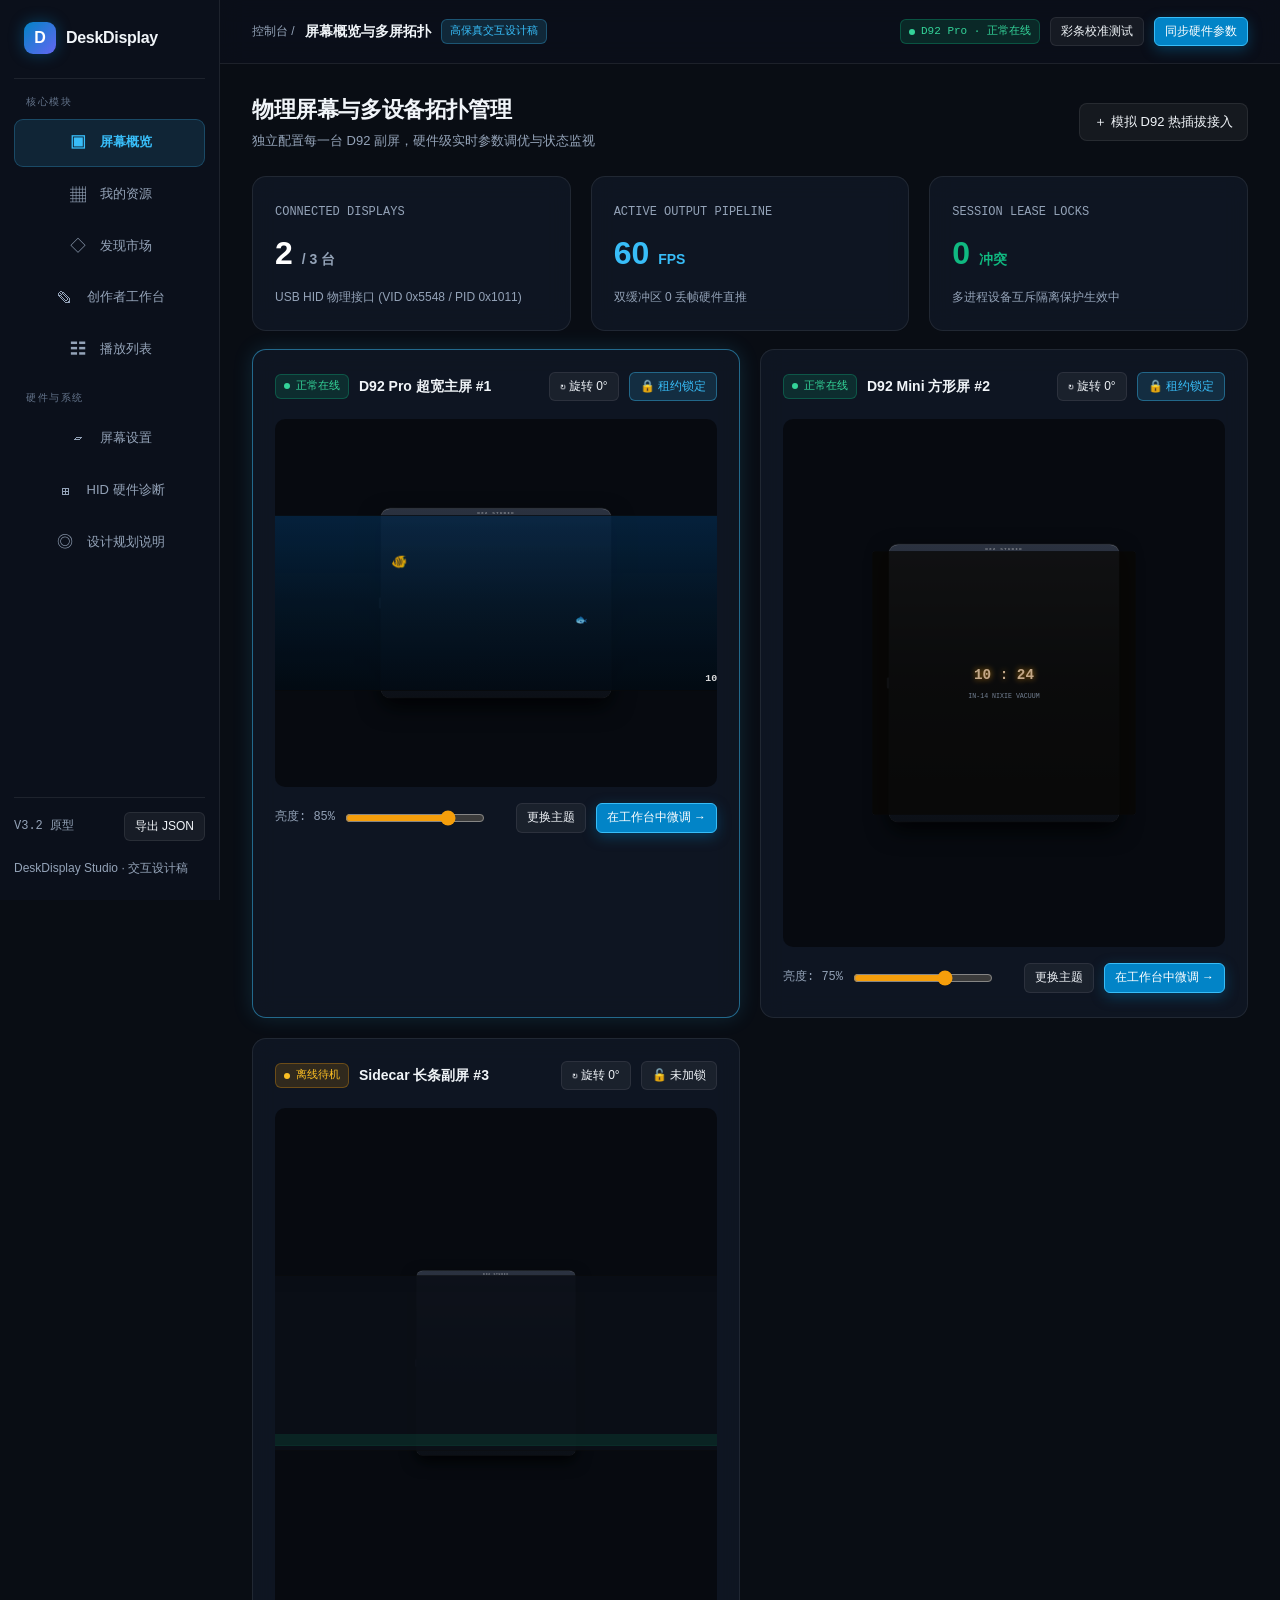
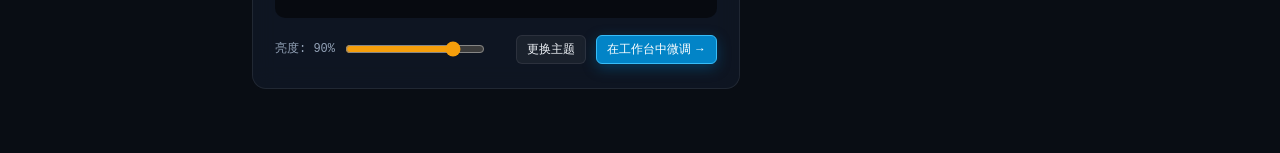
<file: public/DeskDisplay_Studio_Interactive_Prototype.html>
<!doctype html>
<html lang="zh-CN">
<head>
<meta charset="utf-8">
<meta name="viewport" content="width=device-width,initial-scale=1">
<title>DeskDisplay Studio · 现代深色磨砂硬核风 完整交互设计稿 (V3.2)</title>
<style>
:root {
  --bg-dark: #090D14;
  --bg-card: rgba(17, 24, 39, 0.75);
  --bg-card-solid: #111827;
  --bg-panel: #0d131f;
  --line: rgba(255, 255, 255, 0.08);
  --line-strong: rgba(255, 255, 255, 0.16);
  --cyan: #38bdf8;
  --cyan-glow: rgba(56, 189, 248, 0.25);
  --amber: #f59e0b;
  --amber-glow: rgba(245, 158, 11, 0.25);
  --green: #10b981;
  --rose: #f43f5e;
  --purple: #c084fc;
  --text-main: #f1f5f9;
  --text-muted: #94a3b8;
  --text-dim: #64748b;
  --font-mono: "JetBrains Mono", Consolas, "Courier New", monospace;
  --font-sans: "Plus Jakarta Sans", -apple-system, BlinkMacSystemFont, "Segoe UI", Roboto, "Microsoft YaHei", sans-serif;
}
* { box-sizing: border-box; margin: 0; padding: 0; }
body {
  font: 14px/1.6 var(--font-sans);
  color: var(--text-main);
  background: var(--bg-dark);
  min-height: 100vh;
  overflow-x: hidden;
  user-select: none;
}
button, input, select { font: inherit; color: inherit; }
button, select { cursor: pointer; }
button {
  display: inline-flex;
  align-items: center;
  justify-content: center;
  gap: 6px;
  background: rgba(255, 255, 255, 0.05);
  border: 1px solid var(--line);
  color: var(--text-main);
  border-radius: 8px;
  padding: 8px 14px;
  font-size: 13px;
  font-weight: 500;
  transition: all .18s cubic-bezier(0.16, 1, 0.3, 1);
  white-space: nowrap;
}
button:hover {
  background: rgba(255, 255, 255, 0.1);
  border-color: var(--line-strong);
  color: #fff;
}
button:active { transform: scale(0.97); }
button.primary {
  background: #0284c7;
  border-color: #38bdf8;
  color: #fff;
  box-shadow: 0 4px 14px rgba(2, 132, 199, 0.35);
}
button.primary:hover {
  background: #0ea5e9;
  box-shadow: 0 6px 20px rgba(14, 165, 233, 0.5);
}
button.small { padding: 4px 10px; font-size: 12px; border-radius: 6px; }
button.ghost { background: transparent; border-color: transparent; color: var(--text-muted); }
button.ghost:hover { background: rgba(255, 255, 255, 0.06); color: #fff; }
button.active {
  background: rgba(56, 189, 248, 0.15);
  border-color: rgba(56, 189, 248, 0.4);
  color: var(--cyan);
}
button.danger {
  background: rgba(244, 63, 94, 0.15);
  border-color: rgba(244, 63, 94, 0.4);
  color: #fb7185;
}
button.danger:hover { background: rgba(244, 63, 94, 0.25); color: #fff; }
input, select {
  background: rgba(0, 0, 0, 0.4);
  border: 1px solid var(--line);
  padding: 8px 12px;
  border-radius: 8px;
  color: var(--text-main);
}
input:focus, select:focus {
  outline: none;
  border-color: var(--cyan);
  box-shadow: 0 0 0 2px var(--cyan-glow);
}
.app-container {
  display: grid;
  grid-template-columns: 220px minmax(0, 1fr);
  min-height: 100vh;
}
/* Sidebar */
.sidebar {
  background: #0b101b;
  border-right: 1px solid var(--line);
  padding: 22px 14px;
  display: flex;
  flex-direction: column;
  position: sticky;
  top: 0;
  height: 100vh;
  z-index: 20;
}
.brand {
  display: flex;
  align-items: center;
  gap: 10px;
  padding: 0 10px 24px;
  font-size: 16px;
  font-weight: 700;
  letter-spacing: -0.3px;
  border-bottom: 1px solid var(--line);
}
.logo-icon {
  width: 32px;
  height: 32px;
  background: linear-gradient(135deg, #0284c7, #6366f1);
  border-radius: 9px;
  display: grid;
  place-items: center;
  color: white;
  font-weight: 800;
  box-shadow: 0 0 15px rgba(2, 132, 199, 0.4);
}
.nav-group-title {
  padding: 16px 12px 6px;
  font-size: 10px;
  letter-spacing: 1.5px;
  color: var(--text-dim);
  font-family: var(--font-mono);
  text-transform: uppercase;
}
.nav-btn {
  display: flex;
  align-items: center;
  gap: 12px;
  width: 100%;
  padding: 10px 14px;
  text-align: left;
  border: 1px solid transparent;
  background: transparent;
  color: var(--text-muted);
  border-radius: 9px;
  margin: 2px 0;
  font-size: 13px;
}
.nav-btn:hover {
  background: rgba(255, 255, 255, 0.04);
  color: #fff;
}
.nav-btn.active {
  background: rgba(56, 189, 248, 0.12);
  border-color: rgba(56, 189, 248, 0.25);
  color: var(--cyan);
  font-weight: 600;
}
.nav-btn .icon { font-size: 16px; width: 20px; text-align: center; }
.sidebar-bottom {
  margin-top: auto;
  border-top: 1px solid var(--line);
  padding-top: 14px;
}
/* Topbar */
.topbar {
  height: 64px;
  background: rgba(11, 16, 27, 0.85);
  backdrop-filter: blur(12px);
  border-bottom: 1px solid var(--line);
  padding: 0 32px;
  display: flex;
  align-items: center;
  justify-content: space-between;
  position: sticky;
  top: 0;
  z-index: 15;
}
.badge-tag {
  display: inline-flex;
  align-items: center;
  gap: 6px;
  padding: 3px 8px;
  border-radius: 6px;
  font-size: 11px;
  font-family: var(--font-mono);
  background: rgba(255, 255, 255, 0.06);
  color: var(--text-muted);
  border: 1px solid var(--line);
}
.badge-tag.ok {
  background: rgba(16, 185, 129, 0.15);
  border-color: rgba(16, 185, 129, 0.3);
  color: #34d399;
}
.badge-tag.warn {
  background: rgba(245, 158, 11, 0.15);
  border-color: rgba(245, 158, 11, 0.3);
  color: #fbbf24;
}
.badge-tag.cyan {
  background: rgba(56, 189, 248, 0.15);
  border-color: rgba(56, 189, 248, 0.3);
  color: var(--cyan);
}
.badge-tag .dot {
  width: 6px;
  height: 6px;
  border-radius: 50%;
  background: currentColor;
}
/* Content */
main {
  padding: 28px 32px 64px;
  max-width: 1560px;
  margin: 0 auto;
}
.heading {
  display: flex;
  align-items: center;
  justify-content: space-between;
  gap: 16px;
  margin-bottom: 24px;
}
.heading h1 { font-size: 22px; font-weight: 700; letter-spacing: -0.4px; }
.heading p { color: var(--text-muted); font-size: 13px; margin-top: 4px; }
.panel {
  background: var(--bg-card);
  backdrop-filter: blur(12px);
  border: 1px solid var(--line);
  border-radius: 14px;
  padding: 22px;
}
.grid-cards {
  display: grid;
  grid-template-columns: repeat(3, minmax(0, 1fr));
  gap: 20px;
}
.grid-cards.two { grid-template-columns: repeat(2, minmax(0, 1fr)); }
/* Hardware Bezel */
.hardware-bezel {
  background: linear-gradient(180deg, #2b3240, #141a24 50%, #0c1017);
  border-radius: 16px;
  padding: 12px;
  box-shadow: 0 16px 40px rgba(0,0,0,0.8), 0 0 0 1px rgba(255,255,255,0.1), inset 0 1px 0 rgba(255,255,255,0.25);
  position: relative;
  transition: all .25s ease;
  display: inline-flex;
  flex-direction: column;
  align-items: center;
  max-width: 100%;
}
.bezel-screen {
  background: #000;
  border-radius: 6px;
  overflow: hidden;
  position: relative;
  box-shadow: inset 0 2px 10px rgba(0,0,0,0.9);
  border: 1px solid rgba(255,255,255,0.08);
}
.hardware-logo {
  position: absolute;
  top: 3px;
  left: 50%;
  transform: translateX(-50%);
  font-size: 8px;
  font-family: var(--font-mono);
  color: rgba(255,255,255,0.4);
  letter-spacing: 2px;
  font-weight: 700;
}
.hardware-port {
  position: absolute;
  left: -4px;
  top: 50%;
  transform: translateY(-50%);
  width: 4px;
  height: 20px;
  background: #252e3d;
  border-radius: 2px 0 0 2px;
}
/* Dialog Modal */
.dialog-overlay {
  position: fixed;
  inset: 0;
  background: rgba(5, 8, 15, 0.8);
  backdrop-filter: blur(8px);
  display: flex;
  align-items: center;
  justify-content: center;
  z-index: 100;
  padding: 24px;
}
.dialog-overlay[hidden] { display: none; }
.modal-window {
  background: #0f1623;
  border: 1px solid var(--line-strong);
  width: 820px;
  max-width: 100%;
  max-height: 90vh;
  overflow-y: auto;
  border-radius: 16px;
  padding: 26px;
  box-shadow: 0 25px 70px rgba(0, 0, 0, 0.7);
}
.modal-window.narrow { width: 480px; }
.modal-header {
  display: flex;
  align-items: center;
  justify-content: space-between;
  margin-bottom: 20px;
  padding-bottom: 14px;
  border-bottom: 1px solid var(--line);
}
/* Toast */
.toast-bar {
  position: fixed;
  bottom: 40px;
  right: 40px;
  background: #111b2b;
  border: 1px solid rgba(56, 189, 248, 0.4);
  box-shadow: 0 10px 30px rgba(0, 0, 0, 0.6);
  color: #fff;
  border-radius: 10px;
  padding: 12px 20px;
  z-index: 200;
  font-family: var(--font-mono);
  font-size: 12px;
  display: flex;
  align-items: center;
  gap: 10px;
  transition: all .2s ease;
}
.toast-bar[hidden] { display: none; }
/* Table */
.data-table {
  width: 100%;
  border-collapse: collapse;
  font-size: 13px;
}
.data-table th {
  text-align: left;
  font-size: 11px;
  font-family: var(--font-mono);
  color: var(--text-dim);
  padding: 10px 14px;
  background: rgba(0, 0, 0, 0.3);
  border-bottom: 1px solid var(--line);
}
.data-table td {
  padding: 12px 14px;
  border-bottom: 1px solid var(--line);
}
/* Creator Studio 3-column layout */
.studio-grid {
  display: grid;
  grid-template-columns: 240px minmax(300px, 1fr) 280px;
  gap: 18px;
  min-height: 580px;
}
.canvas-stage {
  background-color: #070a10;
  background-image: radial-gradient(rgba(255,255,255,0.08) 1px, transparent 1px);
  background-size: 16px 16px;
  border-radius: 12px;
  border: 1px solid var(--line);
  display: flex;
  align-items: center;
  justify-content: center;
  overflow: hidden;
  padding: 24px;
  position: relative;
}
.widget-gizmo {
  position: absolute;
  cursor: move;
  transition: box-shadow .15s ease;
}
.widget-gizmo.selected {
  outline: 2px solid var(--cyan);
  outline-offset: 1px;
  box-shadow: 0 0 15px rgba(56, 189, 248, 0.4);
}
.gizmo-handle {
  position: absolute;
  width: 8px;
  height: 8px;
  background: #fff;
  border: 1.5px solid var(--cyan);
  border-radius: 2px;
}
.gizmo-coord-tag {
  position: absolute;
  top: -24px;
  left: 50%;
  transform: translateX(-50%);
  background: var(--cyan);
  color: #090d14;
  font-family: var(--font-mono);
  font-size: 10px;
  font-weight: 700;
  padding: 1px 6px;
  border-radius: 4px;
  white-space: nowrap;
  pointer-events: none;
}
/* Utilities */
.row { display: flex; align-items: center; gap: 10px; flex-wrap: wrap; }
.between { justify-content: space-between; }
.gap-top { margin-top: 18px; }
.gap-bottom { margin-bottom: 18px; }
.muted { color: var(--text-muted); font-size: 12px; }
.mono { font-family: var(--font-mono); }
.small { font-size: 12px; }
.tabular { font-variant-numeric: tabular-nums; }
@media (max-width: 1080px) {
  .app-container { grid-template-columns: 76px 1fr; }
  .sidebar .nav-btn span:not(.icon), .brand strong, .nav-group-title, .sidebar-bottom { display: none; }
  .sidebar .nav-btn { justify-content: center; padding: 12px; }
  .studio-grid { grid-template-columns: 1fr; }
  .grid-cards { grid-template-columns: 1fr; }
}
</style>
</head>
<body>

<div class="app-container">
  <!-- 左侧主导航栏 -->
  <aside class="sidebar">
    <div class="brand">
      <div class="logo-icon">D</div>
      <strong>DeskDisplay</strong>
    </div>

    <div class="nav-group-title">核心模块</div>
    <button class="nav-btn active" id="btn-overview" onclick="goPage('overview')">
      <span class="icon">▣</span><span>屏幕概览</span>
    </button>
    <button class="nav-btn" id="btn-library" onclick="goPage('library')">
      <span class="icon">▦</span><span>我的资源</span>
    </button>
    <button class="nav-btn" id="btn-discover" onclick="goPage('discover')">
      <span class="icon">◇</span><span>发现市场</span>
    </button>
    <button class="nav-btn" id="btn-creator" onclick="goPage('creator')">
      <span class="icon">✎</span><span>创作者工作台</span>
    </button>
    <button class="nav-btn" id="btn-playlists" onclick="goPage('playlists')">
      <span class="icon">☷</span><span>播放列表</span>
    </button>

    <div class="nav-group-title">硬件与系统</div>
    <button class="nav-btn" id="btn-devices" onclick="goPage('devices')">
      <span class="icon">▱</span><span>屏幕设置</span>
    </button>
    <button class="nav-btn" id="btn-diagnostics" onclick="goPage('diagnostics')">
      <span class="icon">⊞</span><span>HID 硬件诊断</span>
    </button>
    <button class="nav-btn" id="btn-guide" onclick="goPage('guide')">
      <span class="icon">◎</span><span>设计规划说明</span>
    </button>

    <div class="sidebar-bottom">
      <div class="row between gap-bottom">
        <span class="muted mono">V3.2 原型</span>
        <button class="small" onclick="exportPrototypeData()">导出 JSON</button>
      </div>
      <div class="muted small">
        DeskDisplay Studio · 交互设计稿
      </div>
    </div>
  </aside>

  <!-- 右侧内容主视口 -->
  <div style="display:flex; flex-direction:column; min-width:0;">
    <!-- 顶栏 -->
    <header class="topbar">
      <div class="row">
        <span class="muted">控制台 /</span>
        <strong id="crumb-title">屏幕概览</strong>
        <span class="badge-tag cyan">高保真交互设计稿</span>
      </div>

      <div class="row">
        <span id="top-device-pill" class="badge-tag ok"><i class="dot"></i> D92 Pro · 正常在线</span>
        <button class="small" onclick="toggleTestPattern()">
          <span id="test-pattern-btn-text">彩条校准测试</span>
        </button>
        <button class="small primary" onclick="syncAllDisplays()">
          <span>同步硬件参数</span>
        </button>
      </div>
    </header>

    <!-- 动态主视图挂载区 -->
    <main id="main-content"></main>
  </div>
</div>

<!-- 弹窗容器 -->
<div class="dialog-overlay" id="dialog" hidden></div>

<!-- 悬浮通知气泡 -->
<div class="toast-bar" id="toast" hidden></div>

<script>
// --- 核心模拟数据层 (Core Model) ---
const baseDevices = [
  { id: 'dev-1', name: 'D92 Pro 超宽主屏 #1', model: 'D92 Ultra-Wide', w: 960, h: 320, rot: 0, brightness: 85, fps: 60, online: true, running: true, activeTheme: 1, leaseToken: 'session-lease-01', temp: 34.2 },
  { id: 'dev-2', name: 'D92 Mini 方形屏 #2', model: 'D92 Compact Square', w: 480, h: 480, rot: 0, brightness: 75, fps: 30, online: true, running: true, activeTheme: 4, leaseToken: 'session-lease-02', temp: 31.8 },
  { id: 'dev-3', name: 'Sidecar 长条副屏 #3', model: 'DeskDisplay Sub', w: 1920, h: 462, rot: 0, brightness: 90, fps: 60, online: false, running: false, activeTheme: 2, leaseToken: null, temp: 28.5 }
];

let devices = structuredClone(baseDevices);
let currentPage = 'overview';
let activeDeviceId = 'dev-1';
let testPatternActive = false;

// 原生 Craft 主题与组件数据
let themes = [
  {
    id: 1,
    name: '深海生态水族箱 (Aquarium Craft)',
    category: '生态景观',
    desc: '动力学鱼群游弋、水中光斑焦散与气泡上升，支持水面点击投喂。',
    ratio: '3:1',
    props: { fishCount: 6, caustics: 0.7, bubbleSpeed: 1.2, showClock: true }
  },
  {
    id: 2,
    name: '金融脉动看板 (Wall Street Ticker)',
    category: '金融行情',
    desc: 'NVDA/AAPL/BTC 实时分时走势图、分时 K 线与动态涨跌幅波动。',
    ratio: '3:1',
    props: { symbol: 'NVDA', price: 138.25, change: '+3.61%' }
  },
  {
    id: 3,
    name: '霓虹律动与歌词 (Neon Beats)',
    category: '音乐多媒体',
    desc: '卡拉OK逐行高亮歌词流、黑胶黑胶转盘与 24 段跳动音频波形。',
    ratio: '3:1',
    props: { song: 'Midnight City', artist: 'M83' }
  },
  {
    id: 4,
    name: 'IN-14 辉光管时计 (Nixie Chrono)',
    category: '精密时计',
    desc: '经典琥珀暖色真空管数码管、玻璃反光质感与走时跳秒。',
    ratio: '1:1',
    props: { style: 'nixie', hue: 'amber', showSeconds: true }
  },
  {
    id: 5,
    name: '赛博硬件飞船机舱 (Rig Telemetry)',
    category: '硬件监视',
    desc: 'CPU/GPU 负荷仪表、显存温度、万兆网络实时 I/O 喷射流。',
    ratio: '3:1',
    props: { cpu: 34, gpu: 68, ram: 54 }
  }
];

// 创作者工作台当前编辑的画布部件
let studioWidgets = [
  { id: 'w1', type: 'aquarium', title: '生态水族箱', x: 0, y: 0, w: 100, h: 100, zIndex: 1, visible: true, locked: true },
  { id: 'w2', type: 'clock', title: '环境悬浮时钟', x: 70, y: 10, w: 25, h: 40, zIndex: 2, visible: true, locked: false }
];
let selectedWidgetId = 'w2';
let studioRatio = '3:1';
let studioZoom = 0.75;
let studioSnap = true;

// 播放列表数据
let playlists = [
  { id: 'pl-1', name: '桌面日常轮播', targetDevice: 'dev-1', items: [{ themeId: 1, duration: 60 }, { themeId: 2, duration: 30 }, { themeId: 3, duration: 45 }], playing: true, atIndex: 0 },
  { id: 'pl-2', name: '夜间沉浸模式', targetDevice: 'dev-2', items: [{ themeId: 4, duration: 120 }, { themeId: 1, duration: 60 }], playing: false, atIndex: 0 }
];

// --- 工具函数 ---
const $ = s => document.querySelector(s);
const esc = s => String(s).replace(/[&<>"']/g, c => ({'&':'&amp;','<':'&lt;','>':'&gt;','"':'&quot;',"'":'&#39;'}[c]));
const getActiveDev = () => devices.find(d => d.id === activeDeviceId) || devices[0];
const getTheme = id => themes.find(t => t.id === Number(id)) || themes[0];

function showToast(msg) {
  const el = $('#toast');
  el.innerHTML = `<span>✓</span><span>${esc(msg)}</span>`;
  el.hidden = false;
  clearTimeout(window.toastTimer);
  window.toastTimer = setTimeout(() => el.hidden = true, 3000);
}

function openModal(html, narrow = false) {
  const el = $('#dialog');
  el.innerHTML = `<div class="modal-window ${narrow ? 'narrow' : ''}">${html}</div>`;
  el.hidden = false;
}

function closeModal() {
  $('#dialog').hidden = true;
  $('#dialog').innerHTML = '';
}

// 页面导航切换
function goPage(pageId) {
  currentPage = pageId;
  document.querySelectorAll('.nav-btn').forEach(btn => btn.classList.remove('active'));
  const targetBtn = $(`#btn-${pageId}`);
  if (targetBtn) targetBtn.classList.add('active');

  const titles = {
    overview: '屏幕概览与多屏拓扑',
    library: '我的资源库',
    discover: 'Craft 主题生态市场',
    creator: '可视化创作者工作台',
    playlists: '多屏播放列表',
    devices: '屏幕硬件设置',
    diagnostics: 'HID 通信协议与链路诊断',
    guide: '完整界面规划说明'
  };
  $('#crumb-title').textContent = titles[pageId] || '控制台';
  renderView();
  window.scrollTo(0, 0);
}

// --- 渲染路由 ---
function renderView() {
  const routes = {
    overview: renderOverview,
    library: renderLibrary,
    discover: renderDiscover,
    creator: renderCreator,
    playlists: renderPlaylists,
    devices: renderDevices,
    diagnostics: renderDiagnostics,
    guide: renderGuide
  };
  $('#main-content').innerHTML = (routes[currentPage] || renderOverview)();
  initDynamicCanvases();
}

// --- 视图 1：屏幕概览 (Overview) ---
function renderOverview() {
  const onlineCount = devices.filter(d => d.online).length;
  const dev = getActiveDev();

  return `
    <div class="heading">
      <div>
        <h1>物理屏幕与多设备拓扑管理</h1>
        <p>独立配置每一台 D92 副屏，硬件级实时参数调优与状态监视</p>
      </div>
      <div class="row">
        <button onclick="addHotplugDevice()">＋ 模拟 D92 热插拔接入</button>
      </div>
    </div>

    <!-- 顶部 3 项指标面板 -->
    <div class="grid-cards gap-bottom">
      <div class="panel">
        <span class="muted mono">CONNECTED DISPLAYS</span>
        <div style="font-size:32px; font-weight:700; color:#fff; margin:6px 0;">
          ${onlineCount} <span class="muted" style="font-size:14px;">/ ${devices.length} 台</span>
        </div>
        <span class="muted">USB HID 物理接口 (VID 0x5548 / PID 0x1011)</span>
      </div>

      <div class="panel">
        <span class="muted mono">ACTIVE OUTPUT PIPELINE</span>
        <div style="font-size:32px; font-weight:700; color:var(--cyan); margin:6px 0;">
          60 <span style="font-size:14px;">FPS</span>
        </div>
        <span class="muted">双缓冲区 0 丢帧硬件直推</span>
      </div>

      <div class="panel">
        <span class="muted mono">SESSION LEASE LOCKS</span>
        <div style="font-size:32px; font-weight:700; color:var(--green); margin:6px 0;">
          0 <span style="font-size:14px;">冲突</span>
        </div>
        <span class="muted">多进程设备互斥隔离保护生效中</span>
      </div>
    </div>

    <!-- 设备卡片列表 -->
    <div class="grid-cards two">
      ${devices.map(d => {
        const th = getTheme(d.activeTheme);
        const isSelected = d.id === activeDeviceId;
        return `
          <div class="panel" style="border-color:${isSelected ? 'rgba(56, 189, 248, 0.5)' : 'var(--line)'}; box-shadow:${isSelected ? '0 0 20px rgba(56, 189, 248, 0.15)' : 'none'}">
            <div class="row between gap-bottom">
              <div class="row">
                <span class="badge-tag ${d.online ? 'ok' : 'warn'}">
                  <i class="dot"></i> ${d.online ? '正常在线' : '离线待机'}
                </span>
                <strong>${esc(d.name)}</strong>
              </div>
              <div class="row">
                <button class="small" title="顺时针旋转90°" onclick="rotateDevice('${d.id}')">↻ 旋转 ${d.rot}°</button>
                <button class="small ${d.leaseToken ? 'active' : ''}" title="独占会话锁" onclick="toggleLease('${d.id}')">
                  ${d.leaseToken ? '🔒 租约锁定' : '🔓 未加锁'}
                </button>
              </div>
            </div>

            <!-- 硬件边框微缩渲染视口 -->
            <div style="display:flex; justify-content:center; padding:12px; background:rgba(0,0,0,0.5); border-radius:10px; margin-bottom:14px; overflow:hidden;">
              <div class="hardware-bezel" style="transform:scale(${d.w > 1000 ? 0.38 : 0.55}); transform-origin:center center;">
                <div class="hardware-port"></div>
                <div class="hardware-logo">D92 STUDIO</div>
                <div class="bezel-screen" style="width:${d.w}px; height:${d.h}px; opacity:${d.brightness/100};">
                  ${testPatternActive ? renderTestPattern(d.w, d.h) : renderThemePreviewDOM(th, d.w, d.h)}
                </div>
              </div>
            </div>

            <!-- 底部调节滑块与操作 -->
            <div class="row between">
              <div class="row" style="flex:1;">
                <span class="muted small mono">亮度: ${d.brightness}%</span>
                <input type="range" min="10" max="100" value="${d.brightness}" style="flex:1; max-width:140px; accent-color:var(--amber);" oninput="updateBrightness('${d.id}', this.value)">
              </div>
              <div class="row">
                <button class="small" onclick="quickApplyThemeModal('${d.id}')">更换主题</button>
                <button class="small primary" onclick="openStudioWithTheme(${d.activeTheme}, '${d.id}')">在工作台中微调 →</button>
              </div>
            </div>
          </div>
        `;
      }).join('')}
    </div>
  `;
}

// --- 视图 2：我的资源库 (Library) & 视图 3：发现市场 (Discover) ---
function renderLibrary() { return renderThemeCatalog(false); }
function renderDiscover() { return renderThemeCatalog(true); }

function renderThemeCatalog(isMarket) {
  return `
    <div class="heading">
      <div>
        <h1>${isMarket ? 'Craft 原生主题生态市场' : '我的本地资源库'}</h1>
        <p>${isMarket ? '为 D92 副屏深度优化的 60 帧动态生态主题、数据大屏与拟物时计' : '管理已收藏与下载的个性化主题与小部件'}</p>
      </div>
      <div class="row">
        <button class="primary" onclick="goPage('creator')">＋ 新建空白主题</button>
      </div>
    </div>

    <!-- 主题 Bento Grid -->
    <div class="grid-cards">
      ${themes.map(th => `
        <div class="panel" style="display:flex; flex-direction:column; justify-content:space-between; padding:16px;">
          <div>
            <div class="row between gap-bottom">
              <strong>${esc(th.name)}</strong>
              <span class="badge-tag cyan">${th.category}</span>
            </div>

            <!-- 动态卡片预览 -->
            <div style="height:140px; background:#000; border-radius:8px; border:1px solid var(--line); overflow:hidden; position:relative; margin-bottom:12px; cursor:pointer;" onclick="inspectThemeModal(${th.id})">
              ${renderThemePreviewDOM(th, 480, 160)}
              <div style="position:absolute; inset:0; background:rgba(0,0,0,0.3); opacity:0; transition:opacity .2s; display:flex; align-items:center; justify-content:center;" onmouseenter="this.style.opacity=1" onmouseleave="this.style.opacity=0">
                <span class="small" style="background:#0284c7; color:#fff; padding:4px 10px; border-radius:20px;">点击全屏真机预览</span>
              </div>
            </div>

            <p class="muted" style="line-height:1.5;">${esc(th.desc)}</p>
          </div>

          <div class="row between gap-top" style="border-top:1px solid var(--line); padding-top:12px;">
            <span class="muted small mono">比例: ${th.ratio}</span>
            <div class="row">
              <button class="small" onclick="openStudioWithTheme(${th.id})">在工作台中编辑</button>
              <button class="small primary" onclick="deployThemeModal(${th.id})">推送到副屏 →</button>
            </div>
          </div>
        </div>
      `).join('')}
    </div>
  `;
}

// --- 视图 4：创作者工作台 (Creator Studio) ---
function renderCreator() {
  const selectedWidget = studioWidgets.find(w => w.id === selectedWidgetId);
  const canvasW = studioRatio === '3:1' ? 960 : studioRatio === '1:1' ? 480 : 960;
  const canvasH = studioRatio === '3:1' ? 320 : studioRatio === '1:1' ? 480 : 540;

  return `
    <div class="heading">
      <div>
        <h1>可视化创作者工作台 (WYSIWYG Studio)</h1>
        <p>支持多比例适配画布、自由拖拽定位、实时参数调节与多设备一键写回</p>
      </div>
      <div class="row">
        <button class="small" onclick="studioSnap=!studioSnap; renderView();">${studioSnap ? '✓ 5% 网格吸附开' : '自由对齐'}</button>
        <button class="small primary" onclick="deployStudioWidgetsToDevice()">应用到屏幕 1</button>
      </div>
    </div>

    <!-- 三栏布局 -->
    <div class="studio-grid">
      <!-- 左栏：部件库与图层树 -->
      <div class="panel" style="padding:14px; display:flex; flex-direction:column;">
        <span class="nav-group-title" style="padding-top:0;">添加可用部件</span>
        <div style="display:grid; gap:8px; margin-bottom:16px;">
          <button class="small" style="justify-content:flex-start;" onclick="addWidgetToStudio('aquarium', '水族箱生态')">＋ 水族箱生态 (Canvas)</button>
          <button class="small" style="justify-content:flex-start;" onclick="addWidgetToStudio('clock', 'IN-14 辉光管时钟')">＋ 辉光管真空管时计</button>
          <button class="small" style="justify-content:flex-start;" onclick="addWidgetToStudio('stocks', '实时股票 K 线')">＋ 美股分时行情</button>
          <button class="small" style="justify-content:flex-start;" onclick="addWidgetToStudio('telemetry', '硬件体征探针')">＋ 硬件传感器 HUD</button>
        </div>

        <span class="nav-group-title">图层顺序 (Z-INDEX)</span>
        <div style="flex:1; overflow-y:auto; display:grid; gap:6px;">
          ${studioWidgets.map((w, idx) => `
            <div class="row between" style="padding:8px; border-radius:6px; background:${w.id === selectedWidgetId ? 'rgba(56, 189, 248, 0.15)' : 'rgba(0,0,0,0.3)'}; border:1px solid ${w.id === selectedWidgetId ? 'var(--cyan)' : 'var(--line)'}; cursor:pointer;" onclick="selectedWidgetId='${w.id}'; renderView();">
              <span class="small font-mono">#${idx+1} ${w.title}</span>
              <div class="row">
                <button class="ghost small" title="隐藏/显示" onclick="event.stopPropagation(); toggleWidgetVisible('${w.id}')">${w.visible ? '👁' : '🚫'}</button>
                <button class="ghost small" title="锁定" onclick="event.stopPropagation(); toggleWidgetLock('${w.id}')">${w.locked ? '🔒' : '🔓'}</button>
                <button class="ghost small" title="删除" onclick="event.stopPropagation(); deleteWidget('${w.id}')">✕</button>
              </div>
            </div>
          `).join('')}
        </div>
      </div>

      <!-- 中栏：交互式画布舞台 -->
      <div class="canvas-stage">
        <!-- 比例切换栏 -->
        <div style="position:absolute; top:12px; left:16px; display:flex; gap:6px; z-index:10;">
          ${['3:1', '1:1', '16:9'].map(r => `
            <button class="small ${studioRatio === r ? 'active' : ''}" onclick="studioRatio='${r}'; renderView();">${r}</button>
          `).join('')}
        </div>

        <!-- 硬件边框与画布容器 -->
        <div class="hardware-bezel" style="transform:scale(${studioZoom}); transform-origin:center center;">
          <div class="hardware-port"></div>
          <div class="hardware-logo">D92 STUDIO WORKBENCH</div>
          <div class="bezel-screen" id="studio-canvas-root" style="width:${canvasW}px; height:${canvasH}px; position:relative;" onmousemove="onStudioCanvasMouseMove(event)" onmouseup="onStudioCanvasMouseUp()">
            ${studioWidgets.filter(w => w.visible).map(w => {
              const isSel = w.id === selectedWidgetId;
              return `
                <div class="widget-gizmo ${isSel ? 'selected' : ''}" style="left:${w.x}%; top:${w.y}%; width:${w.w}%; height:${w.h}%; z-index:${w.zIndex};" onmousedown="onStudioWidgetMouseDown(event, '${w.id}')">
                  ${isSel ? `<div class="gizmo-coord-tag">X:${w.x}% Y:${w.y}% · ${w.w}×${w.h}%</div>` : ''}
                  ${renderWidgetContent(w)}
                </div>
              `;
            }).join('')}
          </div>
        </div>
      </div>

      <!-- 右栏：属性检查器 -->
      <div class="panel" style="padding:16px;">
        <h3 class="gap-bottom">属性检查器 (Inspector)</h3>
        ${selectedWidget ? `
          <div style="display:grid; gap:12px;">
            <div>
              <span class="muted small mono">部件名称</span>
              <input type="text" value="${esc(selectedWidget.title)}" style="width:100%; margin-top:4px;" onchange="selectedWidget.title=this.value; renderView();">
            </div>

            <div style="display:grid; grid-template-columns:1fr 1fr; gap:8px;">
              <div>
                <span class="muted small mono">X 坐标 (%)</span>
                <input type="number" value="${selectedWidget.x}" style="width:100%;" onchange="selectedWidget.x=Number(this.value); renderView();">
              </div>
              <div>
                <span class="muted small mono">Y 坐标 (%)</span>
                <input type="number" value="${selectedWidget.y}" style="width:100%;" onchange="selectedWidget.y=Number(this.value); renderView();">
              </div>
              <div>
                <span class="muted small mono">宽度 (%)</span>
                <input type="number" value="${selectedWidget.w}" style="width:100%;" onchange="selectedWidget.w=Number(this.value); renderView();">
              </div>
              <div>
                <span class="muted small mono">高度 (%)</span>
                <input type="number" value="${selectedWidget.h}" style="width:100%;" onchange="selectedWidget.h=Number(this.value); renderView();">
              </div>
            </div>

            <div class="gap-top" style="border-top:1px solid var(--line); padding-top:12px;">
              <span class="muted small mono">类型专属特性</span>
              ${selectedWidget.type === 'aquarium' ? `
                <div style="margin-top:8px;">
                  <span class="muted small">鱼群密度 (1~12条)</span>
                  <input type="range" min="2" max="12" value="6" style="width:100%; accent-color:var(--cyan);" oninput="showToast('水族箱鱼群参数已更新')">
                </div>
              ` : selectedWidget.type === 'clock' ? `
                <div style="margin-top:8px;">
                  <span class="muted small">时钟风格</span>
                  <select style="width:100%; margin-top:4px;" onchange="showToast('已切换表盘预设')">
                    <option>IN-14 辉光数码管</option>
                    <option>复古机械翻页钟</option>
                    <option>赛博数码 LED</option>
                    <option>极简包豪斯腕表</option>
                  </select>
                </div>
              ` : `
                <p class="muted small" style="margin-top:8px;">该部件支持自适应全分辨率流式缩放。</p>
              `}
            </div>

            <button class="small danger gap-top" onclick="deleteWidget('${selectedWidget.id}')">删除此图层部件</button>
          </div>
        ` : `
          <p class="muted">在画布中点击选中任意小部件，即可在此修改其位置、尺寸与动效属性。</p>
        `}
      </div>
    </div>
  `;
}

// --- 视图 5：播放列表 (Playlists) ---
function renderPlaylists() {
  const pl = playlists[0];
  return `
    <div class="heading">
      <div>
        <h1>多屏自动轮播列表</h1>
        <p>让多款动态生态壁纸、行情大屏与时钟在 D92 上定时丝滑切换</p>
      </div>
      <div class="row">
        <button class="primary" onclick="showToast('已创建新轮播队列')">＋ 新建播放列表</button>
      </div>
    </div>

    <div class="panel">
      <div class="row between gap-bottom">
        <div>
          <h2>${esc(pl.name)}</h2>
          <span class="muted">输出目标：D92 Pro 超宽主屏 · ${pl.items.length} 个轮播项目</span>
        </div>
        <div class="row">
          <button class="primary small" onclick="togglePlaylistPlaying(0)">${pl.playing ? '⏸ 暂停轮播' : '▶ 开始轮播'}</button>
          <button class="small" onclick="stepNextPlaylistItem(0)">立即切换至下一项 →</button>
        </div>
      </div>

      <table class="data-table">
        <thead>
          <tr>
            <th>顺序 / 内容</th>
            <th>类型</th>
            <th>推荐比例</th>
            <th>停留秒数</th>
            <th>操作</th>
          </tr>
        </thead>
        <tbody>
          ${pl.items.map((item, idx) => {
            const th = getTheme(item.themeId);
            return `
              <tr>
                <td><strong>${idx + 1}. ${esc(th.name)}</strong></td>
                <td><span class="badge-tag cyan">${th.category}</span></td>
                <td><span class="mono">${th.ratio}</span></td>
                <td><input type="number" value="${item.duration}" style="width:70px;" onchange="item.duration=Number(this.value); showToast('停留时长已保存')"> 秒</td>
                <td>
                  <button class="small ghost" onclick="showToast('已调整顺序')">↑</button>
                  <button class="small ghost" onclick="showToast('已调整顺序')">↓</button>
                  <button class="small danger" onclick="showToast('已移除该项目')">移除</button>
                </td>
              </tr>
            `;
          }).join('')}
        </tbody>
      </table>
    </div>
  `;
}

// --- 视图 6：屏幕设置 (Devices) ---
function renderDevices() {
  const d = getActiveDev();
  return `
    <div class="heading">
      <div>
        <h1>屏幕硬件属性与显示校准</h1>
        <p>管理 D92 真实物理端点的方向、背光、色温配置文件与启动恢复策略</p>
      </div>
      <div class="row">
        <button class="primary" onclick="showToast('屏幕配置已持久化至本地侧边文件')">保存当前配置</button>
      </div>
    </div>

    <div class="panel" style="max-width:800px; margin:0 auto;">
      <div class="row between gap-bottom">
        <h2>${esc(d.name)}</h2>
        <span class="badge-tag ok">USB 2.0 直连 · 0x5548:0x1011</span>
      </div>

      <div style="display:grid; grid-template-columns:1fr 1fr; gap:16px; margin-bottom:18px;">
        <div>
          <span class="muted small mono">设备显示名称</span>
          <input type="text" value="${esc(d.name)}" style="width:100%; margin-top:4px;" onchange="d.name=this.value;">
        </div>
        <div>
          <span class="muted small mono">屏幕物理方向</span>
          <select style="width:100%; margin-top:4px;" onchange="d.rot=Number(this.value); renderView(); showToast('方向已更新');">
            <option value="0" ${d.rot===0?'selected':''}>横屏 (0°)</option>
            <option value="90" ${d.rot===90?'selected':''}>竖屏 (90°)</option>
            <option value="180" ${d.rot===180?'selected':''}>倒置横屏 (180°)</option>
            <option value="270" ${d.rot===270?'selected':''}>倒置竖屏 (270°)</option>
          </select>
        </div>
      </div>

      <div class="gap-bottom">
        <span class="muted small mono">背光亮度 (Brightness: ${d.brightness}%)</span>
        <input type="range" min="10" max="100" value="${d.brightness}" style="width:100%; margin-top:6px; accent-color:var(--amber);" oninput="d.brightness=Number(this.value); renderView();">
      </div>

      <div class="gap-top" style="border-top:1px solid var(--line); padding-top:16px;">
        <label class="row" style="cursor:pointer;">
          <input type="checkbox" checked style="accent-color:var(--cyan);">
          <span>计算机休眠唤醒后，自动恢复上次显示的 Craft 画面</span>
        </label>
      </div>
    </div>
  `;
}

// --- 视图 7：HID 硬件诊断 (Diagnostics) ---
function renderDiagnostics() {
  return `
    <div class="heading">
      <div>
        <h1>USB HID 通信协议与链路诊断</h1>
        <p>实时监听底层报文传输、往返时延抖动与热插拔枚举事件</p>
      </div>
      <div class="row">
        <button class="primary small" onclick="probeHardwareEndpoints()">⚡ 发送探测探针 (Probe Ping)</button>
      </div>
    </div>

    <div class="grid-cards gap-bottom">
      <div class="panel">
        <span class="muted mono">RTT JITTER</span>
        <div style="font-size:28px; font-weight:700; color:#34d399; margin:4px 0;">1.2 ms</div>
        <span class="muted">往返抖动处于正常阈值内</span>
      </div>
      <div class="panel">
        <span class="muted mono">PACKET RATE</span>
        <div style="font-size:28px; font-weight:700; color:var(--cyan); margin:4px 0;">60 pkts/s</div>
        <span class="muted">USB 2.0 全速传输链路</span>
      </div>
      <div class="panel">
        <span class="muted mono">LEASE OWNERSHIP</span>
        <div style="font-size:28px; font-weight:700; color:#fff; margin:4px 0;">0 冲突</div>
        <span class="muted">多进程排他锁状态健康</span>
      </div>
    </div>

    <!-- 协议事件终端 -->
    <div class="panel" style="background:#05080e; font-family:var(--font-mono); font-size:12px;">
      <div class="row between" style="border-bottom:1px solid var(--line); padding-bottom:10px; margin-bottom:12px;">
        <span style="color:var(--cyan);">PROTOCOL EVENT LOG STREAM</span>
        <span class="badge-tag ok">LISTENING</span>
      </div>
      <div id="diagnostics-log" style="height:220px; overflow-y:auto; line-height:1.8; color:#cbd5e1;">
        <div><span class="muted">[00:00:01]</span> <span style="color:#38bdf8;">INFO:</span> HID 驱动层就绪，开始枚举 VID=0x5548 PID=0x1011 设备...</div>
        <div><span class="muted">[00:00:02]</span> <span style="color:#34d399;">SUCCESS:</span> 匹配到 D92 Pro 超宽端点 [dev-1]，UsagePage=0xFFA0, Usage=0x01。</div>
        <div><span class="muted">[00:00:03]</span> <span style="color:#c084fc;">LEASE:</span> 会话租约已授权：session-lease-01。</div>
        <div><span class="muted">[00:00:04]</span> <span style="color:#38bdf8;">SYNC:</span> D65 色彩查找表已加载至副屏硬件缓冲区。</div>
      </div>
    </div>
  `;
}

// --- 视图 8：设计规划说明 (Guide) ---
function renderGuide() {
  return `
    <div class="heading">
      <div>
        <h1>DeskDisplay Studio 完整界面规范与规划报告</h1>
        <p>以物理设备为锚点、以共享资源为中枢、以自适应布局抹平硬件差异</p>
      </div>
    </div>

    <div class="grid-cards gap-bottom">
      <div class="panel">
        <h3>1. 物理设备模型</h3>
        <p class="muted gap-top">记录唯一硬件身份（VID/PID/序号）、物理分辨率（960×320、480×480、1920×462）、当前旋转朝向及独占会话租约，避免多进程抢占。</p>
      </div>
      <div class="panel">
        <h3>2. 共享资源生态</h3>
        <p class="muted gap-top">Craft 原生生态组件、动态 Canvas 水族箱、时钟与实时股票流统一托管，支持按设备分辨率实时筛选，且筛选只隐藏不破坏素材。</p>
      </div>
      <div class="panel">
        <h3>3. 自适应适配算法</h3>
        <p class="muted gap-top">① 原生尺寸精确匹配（0 留边）<br>② 宽高比误差 ≤ 5% 采用轻微留边完整呈现<br>③ 差异过大时提供居中裁剪或引导进入工作台生成多版本布局。</p>
      </div>
    </div>
  `;
}

// --- 辅助渲染：主题微缩与真机渲染 ---
function renderThemePreviewDOM(theme, w, h) {
  if (theme.id === 1) {
    return `<div style="width:100%; height:100%; background:linear-gradient(180deg,#062644,#041728 50%,#020b14); position:relative; overflow:hidden;">
      <div style="position:absolute; top:20%; left:30%; font-size:24px;">🐠</div>
      <div style="position:absolute; top:55%; left:65%; font-size:18px;">🐟</div>
      <div style="position:absolute; bottom:8px; right:12px; font-family:var(--font-mono); font-weight:700; color:#fff; font-size:18px;">10:24:38</div>
    </div>`;
  } else if (theme.id === 2) {
    return `<div style="width:100%; height:100%; background:#0B0F17; padding:12px; display:flex; flex-direction:column; justify-content:space-between;">
      <div class="row between"><span style="color:#fff; font-weight:700;">NVDA</span><span style="color:#10b981; font-weight:700;">+3.61%</span></div>
      <div style="font-size:24px; font-weight:700; font-family:var(--font-mono); color:#10b981;">$138.25</div>
      <div style="height:30px; background:rgba(16,185,129,0.15); border-radius:4px; border:1px solid rgba(16,185,129,0.3);"></div>
    </div>`;
  } else if (theme.id === 4) {
    return `<div style="width:100%; height:100%; background:#080705; display:flex; flex-direction:column; align-items:center; justify-content:center; gap:8px;">
      <div style="font-size:26px; font-family:var(--font-mono); font-weight:900; color:#FED7AA; text-shadow:0 0 12px #F59E0B;">10 : 24</div>
      <span class="muted small mono">IN-14 NIXIE VACUUM</span>
    </div>`;
  }
  return `<div style="width:100%; height:100%; background:#0c1322; display:grid; place-items:center; color:#38bdf8; font-weight:700;">${esc(theme.name)}</div>`;
}

function renderWidgetContent(widget) {
  if (widget.type === 'aquarium') {
    return `<div style="width:100%; height:100%; background:linear-gradient(180deg,#062644,#020b14); display:flex; align-items:center; justify-content:center; color:#38bdf8;">🐠 水族箱生态</div>`;
  } else if (widget.type === 'clock') {
    return `<div style="width:100%; height:100%; background:rgba(0,0,0,0.8); border:1px solid rgba(245,158,11,0.3); border-radius:6px; display:flex; align-items:center; justify-content:center; color:#F59E0B; font-family:var(--font-mono); font-weight:700;">10:24</div>`;
  }
  return `<div style="width:100%; height:100%; background:rgba(255,255,255,0.05); display:grid; place-items:center;">${widget.title}</div>`;
}

function renderTestPattern(w, h) {
  return `<div style="width:100%; height:100%; display:flex;">
    <div style="flex:1; background:#fff;"></div>
    <div style="flex:1; background:#facc15;"></div>
    <div style="flex:1; background:#38bdf8;"></div>
    <div style="flex:1; background:#22c55e;"></div>
    <div style="flex:1; background:#ec4899;"></div>
    <div style="flex:1; background:#ef4444;"></div>
    <div style="flex:1; background:#3b82f6;"></div>
    <div style="flex:1; background:#000;"></div>
  </div>`;
}

// --- 交互动作处理函数 ---
function toggleTestPattern() {
  testPatternActive = !testPatternActive;
  $('#test-pattern-btn-text').textContent = testPatternActive ? '退出彩条测试' : '彩条校准测试';
  renderView();
  showToast(testPatternActive ? '已开启屏幕彩条校准模式' : '已恢复常规内容渲染');
}

function syncAllDisplays() {
  showToast(`已向全部 ${devices.length} 台 D92 端点同步最新渲染指令与时钟信号`);
}

function rotateDevice(id) {
  const d = devices.find(x => x.id === id);
  if (d) {
    d.rot = (d.rot + 90) % 360;
    renderView();
    showToast(`已将 ${d.name} 旋转至 ${d.rot}°`);
  }
}

function toggleLease(id) {
  const d = devices.find(x => x.id === id);
  if (d) {
    d.leaseToken = d.leaseToken ? null : `session-lease-${Date.now()}`;
    renderView();
    showToast(d.leaseToken ? `已锁定 ${d.name} 的独占租约` : `已释放 ${d.name} 的硬件租约`);
  }
}

function updateBrightness(id, val) {
  const d = devices.find(x => x.id === id);
  if (d) {
    d.brightness = Number(val);
    renderView();
  }
}

function addHotplugDevice() {
  const newId = `dev-${Date.now().toString().slice(-3)}`;
  devices.push({
    id: newId,
    name: `D92 新设备 #${devices.length + 1}`,
    model: 'D92 Ultra-Wide',
    w: 960,
    h: 320,
    rot: 0,
    brightness: 80,
    fps: 60,
    online: true,
    running: true,
    activeTheme: 1,
    leaseToken: `session-lease-${newId}`,
    temp: 33.0
  });
  renderView();
  showToast('热插拔检测成功：新 D92 硬件端点已枚举并就绪');
}

function openStudioWithTheme(themeId, devId) {
  activeDeviceId = devId || activeDeviceId;
  const th = getTheme(themeId);
  studioRatio = th.ratio;
  goPage('creator');
  showToast(`已将「${th.name}」载入创作者工作台`);
}

function deployThemeModal(themeId) {
  const th = getTheme(themeId);
  openModal(`
    <div class="modal-header">
      <h2>推送到 D92 副屏设备</h2>
      <button onclick="closeModal()">✕</button>
    </div>
    <p class="muted gap-bottom">选择接收「${esc(th.name)}」的硬件副屏：</p>
    <div style="display:grid; gap:8px;">
      ${devices.map(d => `
        <div class="row between" style="padding:12px; background:rgba(0,0,0,0.3); border:1px solid var(--line); border-radius:8px; cursor:pointer;" onclick="confirmDeployTheme('${d.id}', ${th.id})">
          <div>
            <strong>${esc(d.name)}</strong>
            <div class="muted small">${d.model} · ${d.w}×${d.h} · ${d.online ? '在线' : '离线'}</div>
          </div>
          <button class="small primary">确认推送 →</button>
        </div>
      `).join('')}
    </div>
  `, true);
}

function confirmDeployTheme(devId, themeId) {
  const d = devices.find(x => x.id === devId);
  const th = getTheme(themeId);
  if (d) {
    d.activeTheme = themeId;
    closeModal();
    renderView();
    showToast(`已成功将「${th.name}」推送到 ${d.name}`);
  }
}

function exportPrototypeData() {
  const data = {
    version: 'DeskDisplay-Studio-Prototype-V3.2',
    timestamp: new Date().toISOString(),
    devices,
    themes,
    playlists
  };
  const blob = new Blob([JSON.stringify(data, null, 2)], { type: 'application/json' });
  const url = URL.createObjectURL(blob);
  const a = document.createElement('a');
  a.href = url;
  a.download = 'deskdisplay-studio-design-data.json';
  a.click();
  showToast('交互设计稿元数据 JSON 已导出下载');
}

function probeHardwareEndpoints() {
  const log = $('#diagnostics-log');
  if (log) {
    const time = new Date().toTimeString().split(' ')[0];
    log.innerHTML += `<div><span class="muted">[${time}]</span> <span style="color:#fbbf24;">PROBE:</span> 手动广播 Ping：${devices.length} 个端点在 1.1ms 内均响应 ACK。</div>`;
    log.scrollTop = log.scrollHeight;
  }
  showToast('硬件探针轮询完成：全端点链路正常');
}

// 画布简单拖拽模拟
let isDraggingWidget = false;
let dragWidgetTarget = null;
function onStudioWidgetMouseDown(e, widgetId) {
  const w = studioWidgets.find(x => x.id === widgetId);
  if (w && !w.locked) {
    isDraggingWidget = true;
    dragWidgetTarget = w;
    selectedWidgetId = widgetId;
    renderView();
  }
}
function onStudioCanvasMouseMove(e) {
  if (isDraggingWidget && dragWidgetTarget) {
    const root = $('#studio-canvas-root');
    const rect = root.getBoundingClientRect();
    let newX = Math.round(((e.clientX - rect.left) / rect.width) * 100);
    let newY = Math.round(((e.clientY - rect.top) / rect.height) * 100);
    if (studioSnap) {
      newX = Math.round(newX / 5) * 5;
      newY = Math.round(newY / 5) * 5;
    }
    dragWidgetTarget.x = Math.max(0, Math.min(100 - dragWidgetTarget.w, newX));
    dragWidgetTarget.y = Math.max(0, Math.min(100 - dragWidgetTarget.h, newY));
    renderView();
  }
}
function onStudioCanvasMouseUp() {
  isDraggingWidget = false;
  dragWidgetTarget = null;
}

function initDynamicCanvases() {
  // 占位初始化
}

// 初始化渲染
goPage('overview');
</script>
</body>
</html>
</file>
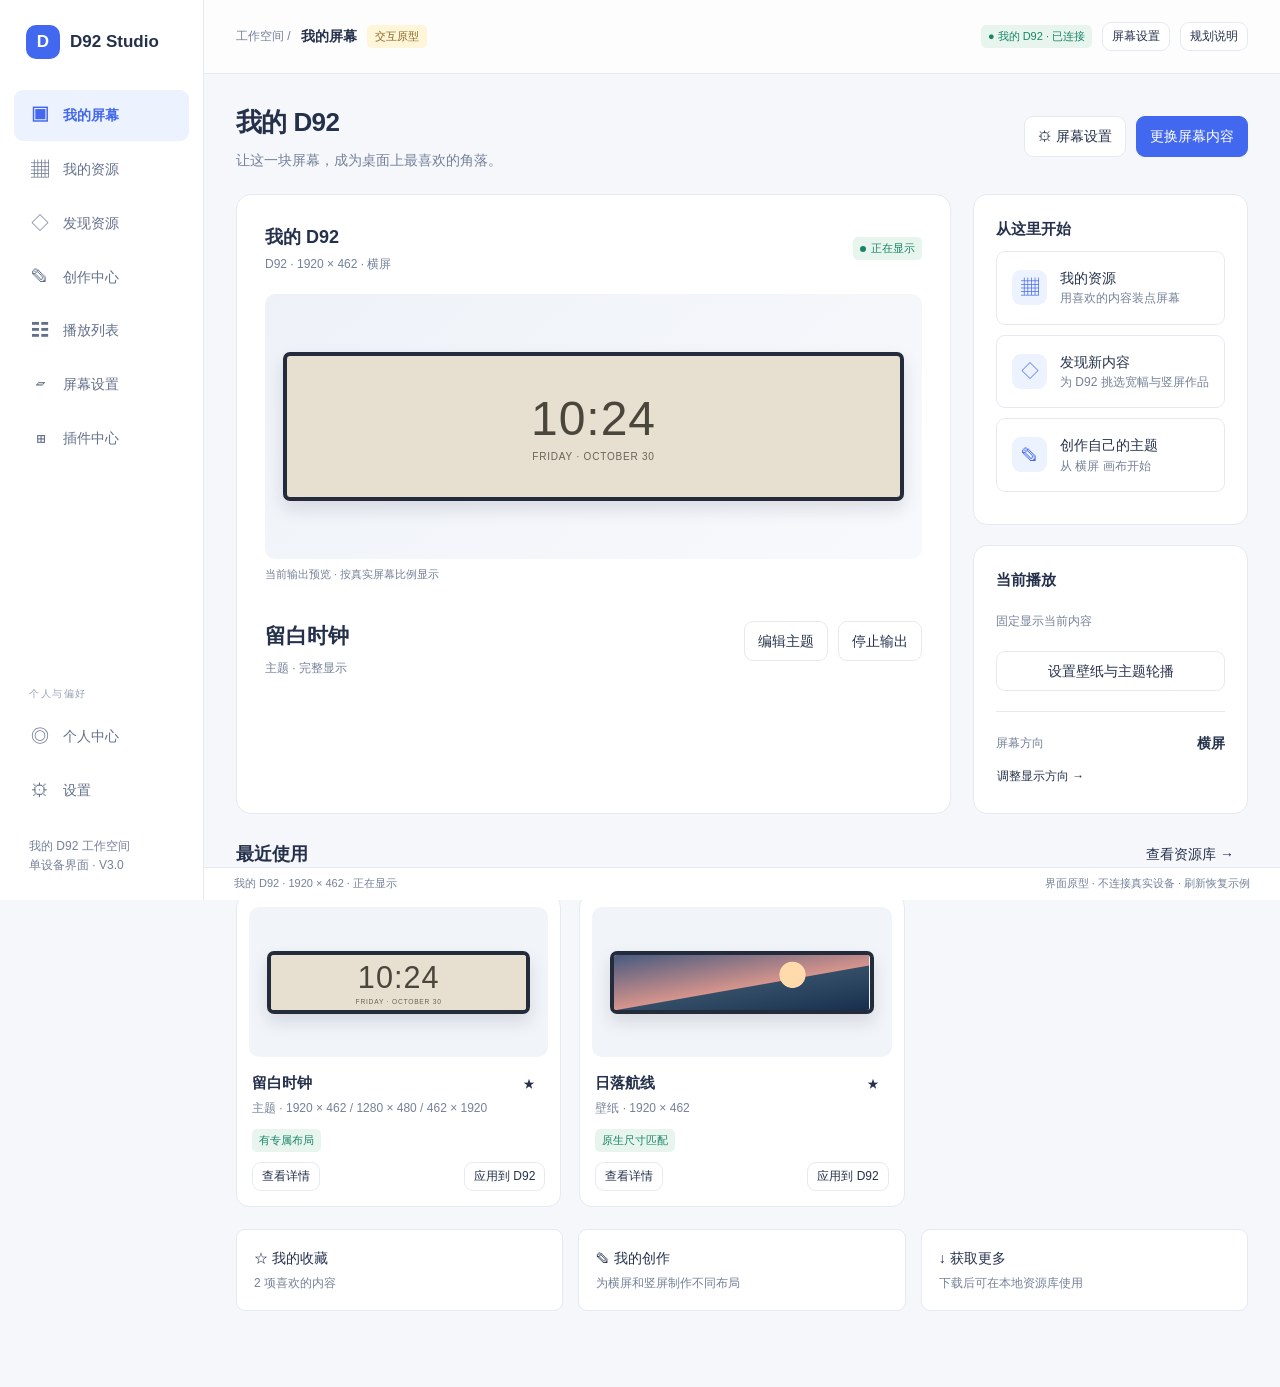
<file: public/assets/aistudio/D92_Studio___D92______V3_fc01203b.html>
<!doctype html>
<html lang="zh-CN"><head><meta charset="utf-8"><meta name="viewport" content="width=device-width,initial-scale=1"><title>D92 Studio · 单台 D92 完整界面</title>
<style>
:root{--blue:#4268ef;--ink:#25314b;--muted:#748198;--line:#e5eaf2;--bg:#f5f7fb;--green:#188566;--amber:#a16b16}*{box-sizing:border-box}body{margin:0;font:14px/1.6 "Segoe UI","Microsoft YaHei",sans-serif;color:var(--ink);background:var(--bg)}button,input,select{font:inherit}button,select{cursor:pointer}button{border:1px solid var(--line);background:white;color:var(--ink);border-radius:9px;padding:8px 13px;transition:.15s}button:hover{border-color:#a4b5f5;background:#f0f4ff}button:disabled{opacity:.45;cursor:not-allowed}button.primary{background:var(--blue);color:white;border-color:var(--blue)}button.small{padding:4px 9px;font-size:12px}button.ghost{border-color:transparent;background:transparent}button.active{color:var(--blue);background:#edf1ff;border-color:#cbd6ff}input,select{border:1px solid var(--line);padding:9px 12px;border-radius:8px;background:white;color:var(--ink);max-width:100%}input[type=checkbox]{accent-color:var(--blue)}:focus-visible{outline:3px solid #9cb4ff;outline-offset:2px}h1,h2,h3,p{margin:0}h1{font-size:26px;letter-spacing:-.6px}h2{font-size:18px}h3{font-size:15px}.muted{color:var(--muted)}.small{font-size:12px}.row{display:flex;align-items:center;gap:10px;flex-wrap:wrap}.between{justify-content:space-between}.grow{flex:1;min-width:0}.stack{display:grid;gap:16px}.gap{margin-top:20px}.label{display:block;color:var(--muted);font-size:12px;margin-bottom:7px}.app{display:grid;grid-template-columns:204px minmax(0,1fr);min-height:100vh}.sidebar{background:#fff;border-right:1px solid var(--line);padding:25px 14px;position:sticky;top:0;height:100vh;display:flex;flex-direction:column}.brand{display:flex;gap:10px;align-items:center;padding:0 12px 28px;font-size:17px;font-weight:700}.logo{background:var(--blue);color:white;width:34px;height:34px;display:grid;place-items:center;border-radius:10px}.nav{display:flex;gap:12px;align-items:center;width:100%;padding:11px 15px;text-align:left;border:0;margin:3px 0;background:transparent;color:#63708a}.nav.active{background:#edf2ff;color:var(--blue);font-weight:600}.nav .ico{width:22px;text-align:center;font-size:18px}.navgroup{padding:20px 15px 6px;font-size:10px;letter-spacing:1.5px;color:#98a2b4}.sidebar-bottom{margin-top:auto}.topbar{height:74px;background:#ffffffc9;border-bottom:1px solid var(--line);padding:0 32px;display:flex;align-items:center;justify-content:space-between;gap:16px}.topbar select{padding:6px 10px;font-size:12px}.prototype{font-size:11px;color:#8a6a26;background:#fff5d9;border-radius:5px;padding:3px 8px}main{padding:28px 32px 54px;max-width:1600px;margin:auto}.heading{display:flex;justify-content:space-between;gap:16px;align-items:center;margin-bottom:23px}.heading p{color:var(--muted);margin-top:5px}.panel{padding:22px;border:1px solid var(--line);border-radius:14px;background:#fff}.grid{display:grid;grid-template-columns:repeat(3,minmax(0,1fr));gap:18px}.grid.two{grid-template-columns:repeat(2,minmax(0,1fr))}.metric{font-size:30px;font-weight:600}.tag{display:inline-flex;font-size:11px;border-radius:5px;padding:3px 7px;background:#eff2f7;color:#64728a;gap:5px}.tag.ok{background:#e8f5ef;color:var(--green)}.tag.warn{background:#fff4df;color:var(--amber)}.tag.blue{background:#edf1ff;color:var(--blue)}.dot{width:6px;height:6px;background:currentColor;border-radius:50%;align-self:center}.preview{height:164px;background:#f1f4f8;border-radius:10px;display:flex;align-items:center;justify-content:center;padding:18px;overflow:hidden;position:relative}.screen{border:4px solid #242c3c;border-radius:7px;box-shadow:0 8px 17px #18213b20;overflow:hidden;display:flex;align-items:center;justify-content:center;position:relative;max-width:100%;max-height:100%}.art{width:100%;height:100%;display:flex;align-items:center;justify-content:center;flex-direction:column;color:white;overflow:hidden;position:relative;background:linear-gradient(120deg,#0b2547,#51789c)}.art b{font-size:clamp(17px,2.4vw,37px);font-weight:500;letter-spacing:2px;white-space:nowrap}.art small{font-size:9px;opacity:.8;letter-spacing:2px}.art.sun{background:radial-gradient(circle at 70% 36%,#ffdaab 0 7%,transparent 7.4%),linear-gradient(170deg,#475a7f,#d6948c 55%,#344e68 56%,#172f4d)}.art.mountain{background:linear-gradient(155deg,transparent 46%,#527f7d 46% 65%,transparent 65%),linear-gradient(25deg,#204c55 36%,transparent 36%),linear-gradient(#b8d4cb,#e6dfbd)}.art.pink{background:linear-gradient(130deg,#ebb9c3,#b47f9a)}.art.aurora{background:radial-gradient(ellipse at 70% 10%,#71d5bd77,transparent 45%),linear-gradient(130deg,#142c46,#2e5b67,#192339)}.art.ink{background:linear-gradient(120deg,#152035,#344b68)}.art.paper{background:#e7dfcf;color:#4a463c}.card{background:#fff;border:1px solid var(--line);border-radius:13px;overflow:hidden;padding:12px}.card:hover{box-shadow:0 6px 20px #23345808}.card-body{padding:13px 3px 3px}.card .preview{cursor:pointer}.card h3{margin-bottom:4px}.tabs{display:flex;gap:22px;border-bottom:1px solid var(--line);margin-bottom:18px;overflow:auto}.tabs button{border:0;border-radius:0;background:transparent;padding:10px 1px 13px;white-space:nowrap;color:var(--muted)}.tabs button.active{color:var(--blue);border-bottom:2px solid var(--blue)}.filters{display:grid;gap:12px;margin-bottom:22px}.notice{padding:11px 15px;background:#eef3ff;border:1px solid #e0e8ff;border-radius:9px;color:#5870a6;font-size:12px}.notice.warning{background:#fff7e7;border-color:#f7e7c5;color:#967039}.empty{padding:55px 20px;text-align:center;border:1px dashed #ccd6e6;border-radius:12px;color:var(--muted);grid-column:1/-1}.empty h2{color:var(--ink);margin-bottom:8px}.empty button{margin-top:18px}.split{display:grid;grid-template-columns:255px minmax(0,1fr);gap:20px}.list-item{padding:14px;border:1px solid var(--line);border-radius:10px;background:#fff;margin-bottom:10px;cursor:pointer}.list-item.active{background:#f0f4ff;border-color:#b8c8ff}.formgrid{display:grid;grid-template-columns:1fr 1fr;gap:18px}.formgrid input,.formgrid select{width:100%}.divider{border-top:1px solid var(--line);margin:20px 0}.table{width:100%;border-collapse:collapse}.table th{text-align:left;font-size:12px;color:var(--muted);font-weight:500;padding:12px;background:#f7f9fc}.table td{padding:14px 12px;border-bottom:1px solid var(--line)}.table input{width:78px}.editor{display:grid;grid-template-columns:190px minmax(200px,1fr) 230px;gap:15px;min-height:510px}.editor .panel{padding:16px}.stage{background-color:#e9edf3;background-image:radial-gradient(#bbc4d5 1px,transparent 1px);background-size:16px 16px;border-radius:12px;padding:25px;display:flex;align-items:center;justify-content:center;min-height:430px}.stage .screen{border:0;border-radius:0}.property{margin:14px 0}.property input,.property select{width:100%}.layer{padding:9px;background:#f7f9fc;border-radius:7px;margin-top:8px}.dialog{position:fixed;inset:0;background:#16233c55;display:flex;align-items:center;justify-content:center;z-index:20;padding:24px;backdrop-filter:blur(4px)}.dialog[hidden]{display:none}.modal{background:white;width:820px;max-width:100%;max-height:90vh;overflow:auto;border-radius:17px;box-shadow:0 25px 90px #17264430;padding:26px}.modal.narrow{width:470px}.modal-header{display:flex;justify-content:space-between;align-items:center;margin-bottom:20px}.targetrow{display:grid;grid-template-columns:25px 1fr 170px;align-items:center;gap:12px;padding:14px 0;border-bottom:1px solid var(--line)}.targetrow .preview{height:104px;padding:8px}.footerbar{position:fixed;bottom:0;left:204px;right:0;background:#fff;border-top:1px solid var(--line);padding:7px 30px;font-size:11px;color:var(--muted);display:flex;justify-content:space-between;z-index:5}.toast{position:fixed;bottom:52px;left:50%;transform:translateX(-50%);background:#25314b;color:white;border-radius:10px;padding:12px 22px;z-index:50;box-shadow:0 8px 30px #17233a33}.toast[hidden]{display:none}.hero{background:linear-gradient(115deg,#162a48,#315567);color:#fff;border-radius:15px;padding:28px 32px;display:flex;justify-content:space-between;align-items:center;gap:25px;margin-bottom:22px}.hero h2{font-size:27px;margin-bottom:7px}.hero p{color:#c1d0df}.hero .bigtime{font-size:60px;font-weight:300;letter-spacing:4px}.steps{display:flex;gap:14px;margin:18px 0}.steps span{flex:1;background:#f2f5fa;border-radius:7px;padding:10px}.steps span:first-child{background:#edf2ff;color:var(--blue)}.checkrow{display:flex;align-items:center;justify-content:space-between;padding:16px 0;border-bottom:1px solid var(--line)}.plans{display:grid;grid-template-columns:repeat(3,1fr);gap:15px}.plans .panel{padding:18px}.page-note{margin-top:20px;font-size:12px;color:var(--muted)}@media(min-width:1450px){.resources{grid-template-columns:repeat(4,minmax(0,1fr))}}@media(max-width:1100px){.app{grid-template-columns:170px 1fr}.sidebar{padding:22px 8px}.brand{font-size:14px}.footerbar{left:170px}main{padding:23px 22px 55px}.topbar{padding:0 22px}.grid{grid-template-columns:repeat(2,minmax(0,1fr))}.editor{grid-template-columns:145px minmax(180px,1fr) 180px}.split{grid-template-columns:210px 1fr}}@media(max-width:760px){.app{grid-template-columns:72px 1fr}.nav span:not(.ico),.brand strong,.navgroup,.sidebar .caption{display:none}.nav{justify-content:center;padding:12px}.brand{padding:0 10px 18px}.footerbar{left:72px}.grid,.grid.two,.split,.formgrid,.plans{grid-template-columns:1fr}.topbar{height:auto;min-height:74px;flex-wrap:wrap;padding:12px}.topbar>.muted{display:none}main{padding:20px 14px 60px}.heading{align-items:flex-start;flex-wrap:wrap}.hero .bigtime{display:none}.editor{grid-template-columns:1fr}.stage{min-height:320px}.targetrow{grid-template-columns:25px 1fr}.targetrow>.preview{display:none}.table{font-size:12px}.table td{padding:8px}.footerbar{padding:6px 10px}.footerbar span:last-child{display:none}}
.art{container-type:inline-size}.art b{font-size:clamp(7px,12cqw,48px);line-height:1.25;letter-spacing:1px}.art small{font-size:clamp(3px,2.6cqw,10px);white-space:nowrap;letter-spacing:.8px}.art.vertical b{font-size:32cqw;white-space:pre-line;text-align:center;line-height:1.2;letter-spacing:0}.art.vertical small{font-size:14cqw;white-space:normal;letter-spacing:0;text-align:center;margin-top:12px;width:80%}.screen{flex-shrink:0}
.home-top{display:grid;grid-template-columns:minmax(0,1fr) 275px;gap:22px}.home-screen{padding:28px;background:#fff;border:1px solid var(--line);border-radius:15px}.home-screen .preview{background:linear-gradient(140deg,#eef2f8,#f8f9fc);height:265px!important;margin-top:20px}.home-screen.portrait .preview{height:385px!important}.home-screen.portrait .preview .screen{height:340px!important;width:auto!important}.now-name{font-size:21px;margin:15px 0 4px}.quick-action{display:flex;width:100%;align-items:center;text-align:left;padding:15px;margin:10px 0;gap:13px}.quick-action .symbol{width:35px;height:35px;background:#edf2ff;color:var(--blue);border-radius:9px;display:grid;place-items:center;font-size:18px}.single-device{background:#f0f4ff;padding:9px 13px;border-radius:8px;color:#536a9e;display:flex;gap:10px;align-items:center}.fit-summary{display:grid;grid-template-columns:1fr 1fr;gap:18px}.fit-summary .preview{height:210px!important}.apply-single .preview{height:240px!important}.single-device-panel{max-width:940px;margin:auto}.single-status{display:flex;align-items:center;gap:8px}.direction-options{display:flex;gap:8px;flex-wrap:wrap}.orientation-preview{display:flex;align-items:center;gap:18px;padding:14px 0}.compact-stats{display:grid;grid-template-columns:repeat(3,1fr);gap:12px;margin-top:19px}.compact-stats>div{padding:12px;background:#f6f8fc;border-radius:9px}.compact-stats strong{font-size:19px}.home-links{display:grid;grid-template-columns:repeat(3,1fr);gap:15px;margin:22px 0}.home-links button{padding:17px;text-align:left}.home-links span{display:block;font-size:12px;color:var(--muted);margin-top:4px}.screen .art b{max-width:100%}.preview-scale-note{font-size:11px;color:var(--muted);margin-top:7px}.disabled-info{color:var(--muted);font-size:12px}.plan-strip{border-left:3px solid var(--blue);padding:10px 15px;background:#f2f5ff}.range-line{display:flex;align-items:center;gap:12px}.range-line input{flex:1}.fullwidth{width:100%}@media(max-width:1000px){.home-top{grid-template-columns:1fr}.home-side{display:grid;grid-template-columns:1fr 1fr;gap:15px}.home-side .gap{margin-top:0}}@media(max-width:760px){.home-side,.home-links,.fit-summary{grid-template-columns:1fr}.home-screen{padding:16px}.home-screen .preview{height:210px!important}.compact-stats{grid-template-columns:1fr}.topbar .prototype{display:none}}
</style></head><body>
<div class="app"><aside class="sidebar"><div class="brand"><span class="logo">D</span><strong>D92 Studio</strong></div><nav id="nav"></nav><div class="sidebar-bottom"><div class="navgroup">个人与偏好</div><button class="nav" onclick="go('account')"><span class="ico">◎</span><span>个人中心</span></button><button class="nav" onclick="go('settings')"><span class="ico">⚙</span><span>设置</span></button><div class="caption muted small" style="padding:18px 15px 0">我的 D92 工作空间<br>单设备界面 · V3.0</div></div></aside><div><header class="topbar"><div class="row"><span class="muted small">工作空间 /</span><strong id="crumb">屏幕概览</strong><span class="prototype">交互原型</span></div><div class="row"><span id="headerDevice" class="tag ok">● 我的 D92 · 已连接</span><button class="small" onclick="go('devices')">屏幕设置</button><button class="small" onclick="go('guide')">规划说明</button></div></header><main id="main"></main></div></div><div class="footerbar"><span id="status"></span><span>界面原型 · 不连接真实设备 · 刷新恢复示例</span></div><div class="dialog" id="dialog" hidden role="dialog" aria-modal="true" aria-label="操作面板"></div><div class="toast" id="toast" hidden role="status"></div><input type="file" id="importfile" accept="image/*" hidden>
<script>
const $=s=>document.querySelector(s),esc=s=>String(s).replace(/[&<>"']/g,c=>({'&':'&amp;','<':'&lt;','>':'&gt;','"':'&quot;',"'":'&#39;'}[c]));
const pages=[['overview','▣','我的屏幕'],['library','▦','我的资源'],['discover','◇','发现资源'],['creator','✎','创作中心'],['playlists','☷','播放列表'],['devices','▱','屏幕设置'],['plugins','⊞','插件中心']];
const baseDevices=[{id:'a',name:'我的 D92',model:'D92',w:1920,h:462,rot:0,online:true,content:1,running:true}];
let devices=structuredClone(baseDevices),page='overview',target='a',filter='fit',type='全部',collection='全部资源',query='',detailDevice='a',selectedPlaylist=0,editorResource=1,editorLayout=0,editorText='10:24',editorColor='#ffffff',editorName='留白时钟',editorDirty=false,downloaded=[],favs=[1,3],settings={tray:true,start:false,restore:false};
let resources=[{id:1,name:'留白时钟',type:'主题',style:'paper',sizes:[[1920,462],[1280,480],[462,1920]],local:true},{id:2,name:'系统脉搏',type:'主题',style:'ink',sizes:[[1280,480]],local:true},{id:3,name:'日落航线',type:'壁纸',style:'sun',sizes:[[1920,462]],local:true},{id:4,name:'纵向日历',type:'主题',style:'aurora',sizes:[[462,1920]],local:true},{id:5,name:'薄雾山谷',type:'壁纸',style:'mountain',sizes:[[1920,480]],local:true},{id:6,name:'粉色翻页',type:'主题',style:'pink',sizes:[[1920,480]],local:true},{id:7,name:'极光缓缓',type:'视频',style:'aurora',sizes:[[1920,462]],local:true},{id:8,name:'旅行旧照片',type:'壁纸',style:'mountain',sizes:[],local:true},{id:9,name:'夜航时钟',type:'时钟',style:'ink',sizes:[[1920,462],[1280,480]],local:false},{id:10,name:'海岸晨光',type:'壁纸',style:'sun',sizes:[[1280,480]],local:false},{id:11,name:'青山入梦',type:'壁纸',style:'mountain',sizes:[[480,1280]],local:false},{id:12,name:'静谧蓝调',type:'壁纸',style:'aurora',sizes:[[1920,480]],local:false}];
let playlists=[{name:'日常桌面',items:[{id:1,sec:60},{id:3,sec:30},{id:7,sec:30}],device:'a',playing:false,at:0},{name:'竖屏精选',items:[{id:4,sec:60}],device:'a',playing:false,at:0}];
const getR=id=>resources.find(r=>r.id===Number(id)),getD=id=>devices.find(d=>d.id===id),dims=d=>d.rot%180?[d.h,d.w]:[d.w,d.h],sizeText=s=>s.join(' × '),currentD=()=>getD(target);
function fit(r,d){if(!d)return {kind:'blue',text:'选择设备查看适配',loss:null};let ds=dims(d);if(!r.sizes.length)return {kind:'',text:'尺寸待检查',loss:null};let exact=r.sizes.find(s=>s[0]===ds[0]&&s[1]===ds[1]);let losses=r.sizes.map(s=>1-Math.min(s[0]/s[1],ds[0]/ds[1])/Math.max(s[0]/s[1],ds[0]/ds[1]));let loss=Math.min(...losses),index=losses.indexOf(loss);return {kind:exact?'ok':loss<=.05?'blue':'warn',text:exact?(r.type==='主题'?'有专属布局':'原生尺寸匹配'):loss<=.05?'轻微留边 '+(loss*100).toFixed(1)+'%':(r.type==='主题'||r.type==='时钟'?'需调整布局':'需裁剪 / 留边')+' '+Math.round(loss*100)+'%',loss,index:exact?r.sizes.indexOf(exact):index};}
function badge(r,d){let f=fit(r,d);return `<span class="tag ${f.kind}">${esc(f.text)}</span>`}
function art(r,text,layout=0){let data=r.layoutData?.[layout]||{},s=r.sizes[layout]||[2,1],vertical=s[0]<s[1],label=text||data.text||r.text||(r.id===2?'CPU 24%':'10:24');return `<div class="art ${data.style||r.style} ${vertical?'vertical':''}" ${r.url?`style="background-image:url('${r.url}');background-size:cover;background-position:center"`:''}>${r.type==='主题'||r.type==='时钟'?`<b ${data.color||r.color?`style="color:${data.color||r.color}"`:''}>${esc(vertical?label.replace(':','\n'):label)}</b><small>${vertical?'FRI<br>10.30':r.id===2?'GPU 32°　 RAM 48%':'FRIDAY · OCTOBER 30'}</small>`:''}</div>`}
function preview(r,d,height=145,mode='contain'){let s=d?dims(d):r.sizes[0]||[2,1],ratio=s[0]/s[1],w=Math.min(500,(height-40)*ratio),idx=d?fit(r,d).index||0:0;return `<div class="preview" style="height:${height}px"><div class="screen" style="width:${w}px;aspect-ratio:${ratio}">${art(r,null,idx)}</div></div>`}
function toast(t){$('#toast').textContent=t;$('#toast').hidden=false;clearTimeout(window.toastTimer);window.toastTimer=setTimeout(()=>$('#toast').hidden=true,3200)}
function closeModal(){ $('#dialog').hidden=true;$('#dialog').innerHTML='';if(window.modalOrigin?.isConnected)window.modalOrigin.focus() }
function modal(html,narrow=false){window.modalOrigin=document.activeElement;$('#dialog').innerHTML=`<div class="modal ${narrow?'narrow':''}">${html}</div>`;$('#dialog').hidden=false;$('#dialog').querySelector('button,input,select')?.focus()}
function heading(title,sub,actions=''){return `<div class="heading"><div><h1>${title}</h1><p>${sub}</p></div><div class="row">${actions}</div></div>`}
function go(p){if(page==='editor'&&editorDirty&&p!=='editor'){modal(`<h2>离开编辑器？</h2><p class="muted gap">当前有未保存的演示修改。</p><div class="row gap"><button onclick="closeModal()">继续编辑</button><button onclick="editorDirty=false;if(editorBackup)Object.assign(getR(editorResource),structuredClone(editorBackup));closeModal();go('${p}')">放弃修改</button><button class="primary" onclick="saveEditor();closeModal();go('${p}')">保存并离开</button></div>`,true);return}page=p;query='';render();window.scrollTo(0,0)}
function scenario(s){if(page==='editor'&&editorDirty){$('#scenario').value=window.lastScenario||'mixed';toast('请先保存编辑内容再切换场景');return}window.lastScenario=s;devices=structuredClone(baseDevices).filter(d=>s==='single'?d.id==='c':s==='dual'?['a','b'].includes(d.id):s==='empty'?false:true);target=devices[0]?.id||'';detailDevice=target;filter='fit';render()}
function original_render(){ $('#nav').innerHTML=pages.map(([id,icon,n])=>`<button class="nav ${page===id||(page==='editor'&&id==='creator')?'active':''}" onclick="go('${id}')"><span class="ico">${icon}</span><span>${n}</span></button>`).join('');$('#crumb').textContent=pages.find(x=>x[0]===page)?.[2]||({editor:'主题编辑器',account:'个人中心',settings:'设置',guide:'规划说明'}[page]);$('#status').textContent=`${devices.filter(d=>d.online).length} 台设备已连接 · ${devices.filter(d=>d.online&&d.running).length} 台正在输出`;$('#main').innerHTML=({overview,library:()=>library(false),discover:()=>library(true),creator,editor,playlists:playlistPage,devices:devicePage,plugins,account,settings:settingsPage,guide}[page]||overview)()}
function overview(){return heading('你的屏幕，各有精彩','独立管理每一块屏幕，让内容在合适的位置呈现。',`<button onclick="go('devices')">管理设备</button><button class="primary" onclick="go('library')">＋ 选择内容</button>`)+`<div class="grid" style="margin-bottom:23px"><div class="panel"><span class="label">已连接屏幕</span><span class="metric">${devices.filter(d=>d.online).length}</span><span class="muted"> / ${devices.length} 台</span></div><div class="panel"><span class="label">正在显示</span><span class="metric">${devices.filter(d=>d.online&&d.running).length}</span><span class="muted"> 台独立输出</span></div><div class="panel"><span class="label">我的内容</span><span class="metric">${resources.filter(r=>r.local).length}</span><span class="muted"> 项 · 跨设备共享</span></div></div><div class="row between" style="margin-bottom:14px"><h2>所有屏幕</h2><span class="muted small">切换查看设备，不会打断其他屏幕</span></div><div class="grid two">${devices.length?devices.map(d=>`<div class="card"><div class="row between" style="padding:6px 5px 14px"><div><h3>${esc(d.name)}</h3><span class="small muted">${d.model} · ${sizeText(dims(d))} · ${d.rot%180?'竖屏':'横屏'}</span></div><span class="tag ${d.online?'ok':''}"><i class="dot"></i>${d.online?(d.running?'正在显示':'待机'):'未连接'}</span></div>${preview(getR(d.content),d,190)}<div class="row between card-body"><div><h3>${getR(d.content).name}</h3><span class="muted small">${d.online?'USB · 独立会话':'重新连接后可恢复此内容'}</span></div><div class="row"><button class="small" onclick="detailDevice='${d.id}';go('devices')">设置</button><button class="small" ${!d.online?'disabled':''} onclick="toggleOutput('${d.id}')">${d.running?'停止输出':'恢复显示'}</button><button class="primary small" onclick="target='${d.id}';go('library')">更换内容</button></div></div></div>`).join(''):`<div class="empty"><h2>连接你的第一块 MiraBox 屏幕</h2><p>连接后确认设备身份与方向，再选择喜欢的内容。</p><button class="primary" onclick="addDevice()">体验连接设备</button><button onclick="go('discover')">先浏览资源</button></div>`}</div><div class="row between gap"><h2>常用内容</h2><button class="ghost" onclick="go('library')">查看全部 →</button></div><div class="grid gap">${resources.filter(r=>favs.includes(r.id)).map(card).join('')}</div>`}
function targetOptions(all=true){return `${all?'<option value="all">全部设备 · 查看各屏适配</option>':''}`+devices.map(d=>`<option value="${d.id}" ${target===d.id?'selected':''}>${esc(d.name)} · ${d.model} · ${sizeText(dims(d))}</option>`).join('')}
function original_card(r){return `<article class="card"><div onclick="resourceDetail(${r.id})" tabindex="0" role="button" aria-label="查看${r.name}" onkeydown="if(event.key==='Enter')resourceDetail(${r.id})">${preview(r,null,150)}</div><div class="card-body"><div class="row between"><h3>${esc(r.name)}</h3><button class="ghost small" aria-label="收藏${r.name}" onclick="favorite(${r.id})">${favs.includes(r.id)?'★':'☆'}</button></div><div class="small muted">${r.type} · ${r.sizes.map(sizeText).join(' / ')||'尺寸未知'}</div><div class="row" style="margin:10px 0;gap:5px">${target==='all'?devices.map(d=>`<span class="tag ${fit(r,d).kind}" title="${esc(d.name)}">${esc(d.name)}：${esc(fit(r,d).text)}</span>`).join(''):badge(r,currentD())}</div><div class="row between"><button class="small" onclick="resourceDetail(${r.id})">查看详情</button><button class="small ${r.local?'':'primary'}" onclick="${r.local?`applyModal(${r.id})`:`download(${r.id})`}">${r.local?'应用到 D92':'下载到资源库'}</button></div></div></article>`}
function original_library(online){let pool=resources.filter(r=>online?![1,2,4,6,7,8].includes(r.id):r.local);let base=pool.filter(r=>(type==='全部'||r.type===type)&&(!query||r.name.includes(query))&&(online||collection!=='收藏'||favs.includes(r.id))&&(online||collection!=='已下载'||downloaded.includes(r.id))&&(online||collection!=='我的创作'||r.created));let shown=base.filter(r=>target==='all'||!currentD()||filter==='all'||(filter==='fit'?fit(r,currentD()).loss!==null&&fit(r,currentD()).loss<=.05:fit(r,currentD()).loss>.05));return heading(online?'发现适合你的精彩':'我的资源',online?'按屏幕挑选内容，下载后可离线使用。':'为我的 D92 收藏壁纸、时钟与主题。',online?`<button onclick="downloads()">下载记录 · ${downloaded.length}</button>`:`<button onclick="importResource()">＋ 导入图片</button><button class="primary" onclick="newProject()">新建主题</button>`)+(online?`<div class="hero"><div><span class="tag blue">本周精选 · 示例资源</span><h2 style="margin-top:12px">给你的 D92，换一种心情</h2><p>专属主题、宽幅壁纸与竖屏内容，为你的屏幕而选。</p></div><div class="bigtime">10:24</div></div>`:`<div class="tabs">${['全部资源','收藏','已下载','我的创作'].map(t=>`<button class="${collection===t?'active':''}" onclick="collection='${t}';render()">${t}</button>`).join('')}</div>`)+`<div class="panel filters"><div class="row"><label class="small muted" for="target">目标设备</label><select id="target" onchange="target=this.value;render()">${targetOptions()}</select><select aria-label="适配范围" ${target==='all'||!devices.length?'disabled':''} onchange="filter=this.value;render()"><option value="fit" ${filter==='fit'?'selected':''}>适合当前设备</option><option value="adjust" ${filter==='adjust'?'selected':''}>需要调整</option><option value="all" ${filter==='all'?'selected':''}>全部适配情况</option></select><input class="grow" id="search" placeholder="搜索资源名称" aria-label="搜索资源" value="${esc(query)}" oninput="searchResources(this.value)"></div><div class="row"><span class="small muted">内容类型</span>${['全部','壁纸','主题','时钟','视频'].map(t=>`<button class="small ${type===t?'active':''}" onclick="type='${t}';render()">${t}</button>`).join('')}<span class="grow"></span><span class="small muted">${shown.length} 项内容</span></div></div>${base.length>shown.length?`<div class="notice warning" style="margin-bottom:18px">${base.length-shown.length} 项内容不符合当前适配筛选，仍保留在${online?'在线目录':'资源库'}中。<button class="small ghost" onclick="filter='all';render()">显示全部 →</button></div>`:''}<div class="grid resources">${shown.length?shown.map(card).join(''):'<div class="empty"><h2>没有符合筛选条件的内容</h2><p>试试全部类型或查看其他尺寸的资源。</p><button onclick="type=\'全部\';query=\'\';filter=\'all\';collection=\'全部资源\';render()">清除筛选</button></div>'}</div><div class="page-note">绿色：精确尺寸 / 专属布局　蓝色：轻微留边 ≤ 5%　黄色：需调整　灰色：尺寸未知。留边比例按完整显示时的未覆盖面积计算；不等同于清晰度或布局质量。</div>${online?'<div class="notice gap">规划范围：在线页的时钟与主题为未来分发体验示例；现有程序云端目前仅开放静态壁纸。</div>':''}`}
function searchResources(v){query=v;let pos=$('#search').selectionStart;render();$('#search').focus();$('#search').setSelectionRange(pos,pos)}
function favorite(id){favs=favs.includes(id)?favs.filter(x=>x!==id):[...favs,id];render()}
function download(id){getR(id).local=true;if(!downloaded.includes(id))downloaded.push(id);render();toast('示例内容已加入本次原型的资源库')}
function downloads(){modal(`<div class="modal-header"><h2>下载记录</h2><button onclick="closeModal()">关闭</button></div>${downloaded.length?downloaded.map(id=>`<div class="checkrow"><span>${getR(id).name}</span><span class="tag ok">已加入资源库</span></div>`).join(''):'<div class="empty">暂无下载记录。在发现资源中下载示例内容。</div>'}`)}
function original_resourceDetail(id){let r=getR(id);modal(`<div class="modal-header"><div><h2>${esc(r.name)}</h2><p class="small muted">${r.type} · ${r.sizes.map(sizeText).join(' / ')||'尺寸待检查'}</p></div><button onclick="closeModal()">关闭</button></div>${preview(r,null,240)}<h3 class="gap">在我的 D92 上</h3>${devices.map(d=>`<div class="checkrow"><div>${esc(d.name)}<div class="small muted">${d.model} · ${sizeText(dims(d))}</div></div>${badge(r,d)}</div>`).join('')||'<p class="muted gap">连接设备后查看适配结果。</p>'}<div class="row gap"><button onclick="favorite(${id});toast('收藏状态已更新')">${favs.includes(id)?'取消收藏':'收藏'}</button><button onclick="addToPlaylist(${id})">加入播放列表</button>${r.type==='主题'||r.type==='时钟'?`<button onclick="closeModal();openEditor(${id})">编辑布局</button>`:''}<span class="grow"></span><button class="primary" onclick="${r.local?`applyModal(${id})`:`download(${id});closeModal()`}">${r.local?'预览并应用到 D92':'下载到资源库'}</button></div>`)}
let editorBackup=null; let applying=0;
function applyModal(id){applying=id;let r=getR(id);modal(`<div class="modal-header"><div><h2>应用「${esc(r.name)}」</h2><p class="muted small">每台设备分别选择适配方式，未选设备保持原内容。</p></div><button onclick="closeModal()">关闭</button></div>${!r.sizes.length?'<div class="notice warning">尺寸未知，请先检查素材；本原型暂不允许应用。</div>':''}${devices.length?devices.map(d=>{let f=fit(r,d);return `<div class="targetrow"><input aria-label="选择${esc(d.name)}" type="checkbox" name="applyDevice" value="${d.id}" ${d.id===target&&d.online&&r.sizes.length?'checked':''} ${!d.online||!r.sizes.length?'disabled':''}><div><strong>${esc(d.name)}</strong> <span class="tag">${d.model}</span><div class="small muted">${sizeText(dims(d))} · ${d.online?'已连接':'未连接，暂不可应用'}</div><div class="row" style="margin:6px 0">${badge(r,d)}</div><select aria-label="${esc(d.name)}适配方式" id="mode-${d.id}" onchange="updateFitPreview('${d.id}')"><option value="contain">${f.loss===0?'使用匹配布局':'完整显示 · 保留全部内容'}</option>${r.type==='壁纸'||r.type==='视频'?'<option value="cover">裁切铺满 · 居中裁剪</option>':''}</select>${f.loss>.05&&(r.type==='主题'||r.type==='时钟')?'<div class="small muted">建议在编辑器创建专属布局；完整显示会留边。</div>':''}</div><div id="fit-${d.id}">${fitPreview(r,d,'contain')}</div></div>`}).join(''):'<div class="empty">请先连接设备。<br><button onclick="closeModal();addDevice()">体验连接设备</button></div>'}<div class="notice gap">横竖屏采用对应逻辑画布。此处为适配示意；点击应用只更新原型中的设备状态。</div><div class="row gap"><button onclick="closeModal()">取消</button><span class="grow"></span><button class="primary" ${!devices.some(d=>d.online)||!r.sizes.length?'disabled':''} onclick="confirmApply()">应用到所选设备</button></div>`)}
function fitPreview(r,d,mode){let ds=dims(d),index=fit(r,d).index||0,s=r.sizes[index]||ds,ratio=ds[0]/ds[1],W=Math.min(155,90*ratio),H=W/ratio,scale=mode==='cover'?Math.max(W/s[0],H/s[1]):Math.min(W/s[0],H/s[1]);return `<div class="preview" style="height:110px"><div style="width:${W}px;height:${H}px;background:#131c2d;overflow:hidden;display:flex;align-items:center;justify-content:center;flex-shrink:0"><div style="width:${s[0]*scale}px;height:${s[1]*scale}px;flex-shrink:0">${art(r,null,index)}</div></div></div>`}
function updateFitPreview(id){$('#fit-'+id).innerHTML=fitPreview(getR(applying),getD(id),$('#mode-'+id).value)}
function confirmApply(){let ids=[...document.querySelectorAll('[name=applyDevice]:checked')].map(e=>e.value);if(!ids.length)return toast('请至少选择一台已连接设备');ids.forEach(id=>{let d=getD(id);d.content=applying;d.running=true;d.fit=$('#mode-'+id).value;playlists.filter(p=>p.device===id).forEach(p=>p.playing=false)});closeModal();render();modal(`<div class="modal-header"><h2>应用结果</h2><button onclick="closeModal()">关闭</button></div>${ids.map(id=>`<div class="checkrow"><span>${esc(getD(id).name)}</span><span class="tag ok">已更新演示画面</span></div>`).join('')}<div class="row gap"><span class="grow"></span><button class="primary" onclick="closeModal();go('overview')">查看所有屏幕</button></div>`)}
function toggleOutput(id){let d=getD(id);d.running=!d.running;if(!d.running)playlists.filter(p=>p.device===id).forEach(p=>p.playing=false);render();toast(`${d.name}：${d.running?'已恢复演示输出':'已停止输出，其他设备不受影响'}`)}
function devicePage(){let d=getD(detailDevice)||devices[0];return heading('设备管理','配置这台 D92 的显示方向和输出效果。',`<button onclick="toast('演示设备列表已刷新')">↻ 刷新</button><button class="primary" onclick="addDevice()">＋ 添加演示设备</button>`)+(!d?'<div class="empty"><h2>尚未连接设备</h2><p>设备会按稳定身份保存，不按插入顺序识别。</p><button onclick="addDevice()">添加第一台设备</button></div>':`<div class="split"><div>${devices.map(x=>`<div class="list-item ${x.id===d.id?'active':''}" tabindex="0" role="button" onkeydown="if(event.key==='Enter'){detailDevice='${x.id}';render()}" onclick="detailDevice='${x.id}';render()"><strong>${esc(x.name)}</strong><div class="small muted">${x.model} · ${sizeText(dims(x))}</div><span class="tag ${x.online?'ok':''}" style="margin-top:8px">${x.online?'已连接':'未连接'}</span></div>`).join('')}</div><div class="stack"><div class="panel"><div class="row between"><h2>${esc(d.name)}</h2><span class="tag">演示身份 MB-${d.id.toUpperCase()}-001</span></div><div class="gap">${preview(getR(d.content),d,210)}</div><div class="formgrid gap"><label><span class="label">设备名称</span><input id="devname" value="${esc(d.name)}" maxlength="30"></label><label><span class="label">显示方向</span><select id="rotation">${[[0,'横屏 · 0°'],[90,'竖屏 · 90°'],[180,'横屏翻转 · 180°'],[270,'竖屏翻转 · 270°']].map(([v,n])=>`<option value="${v}" ${d.rot===v?'selected':''}>${n}</option>`).join('')}</select></label><label><span class="label">原始输出尺寸</span><input value="${d.w} × ${d.h}" disabled></label><label><span class="label">当前连接</span><input value="USB · ${d.model}" disabled></label></div><div class="row gap"><button onclick="getD('${d.id}').online=!getD('${d.id}').online;render();toast('已切换演示连接状态')">模拟${d.online?'断开':'重连'}</button><span class="grow"></span><button class="primary" onclick="saveDevice('${d.id}')">保存设备设置</button></div></div><div class="panel"><h3>独立播放</h3><p class="muted small gap">当前内容：${getR(d.content).name}。更改本设备不会影响其他屏幕。</p><div class="row gap"><button onclick="target='${d.id}';go('library')">更换内容</button><button onclick="go('playlists')">设置播放列表</button><button ${!d.online?'disabled':''} onclick="toggleOutput('${d.id}')">${d.running?'停止输出':'恢复显示'}</button></div></div><details class="panel"><summary>高级设置 · 输出性能与物理屏关联</summary><div class="formgrid gap"><label><span class="label">视频模式</span><select id="quality"><option>画质优先</option><option>流畅优先</option></select></label><label><span class="label">物理屏关联组</span><input placeholder="同一屏的 USB / 系统连接使用同一名称"></label></div><p class="small muted gap">目标帧率不等于实测帧率。实际性能、连接能力应由设备能力表提供；此处仅规划设置位置。</p><button class="gap" onclick="toast('高级设置已在本次演示中确认')">确认演示设置</button></details></div></div>`)}
function saveDevice(id){let d=getD(id),name=$('#devname').value.trim();if(!name)return toast('请输入设备名称');let rot=Number($('#rotation').value),changed=rot!==d.rot;d.name=name;d.rot=rot;if(changed){d.running=false;playlists.filter(p=>p.device===id).forEach(p=>p.playing=false)}render();toast(changed?'方向已更新；请重新预览并应用内容':'设备名称已保存')}
function addDevice(){modal(`<div class="modal-header"><h2>添加演示设备</h2><button onclick="closeModal()">关闭</button></div><label class="label">设备型号</label><select id="newmodel" style="width:100%"><option>D69</option><option>D92</option><option>MiraBox 1920 × 480</option></select><label class="label gap">名称</label><input id="newname" placeholder="例如：桌面右侧屏" style="width:100%" maxlength="30"><p class="muted small gap">真实软件通过设备枚举发现硬件。本按钮仅添加原型数据。</p><button class="primary gap" onclick="confirmDevice()">添加</button>`,true)}
function confirmDevice(){let m=$('#newmodel').value,id='dev'+Date.now(),name=$('#newname').value.trim()||m+' 新设备';devices.push({id,name,model:m,w:m==='D69'?1280:1920,h:m==='D92'?462:480,rot:0,online:true,running:false,content:1});target=id;detailDevice=id;closeModal();go('devices')}
function original_creator(){return heading('创作中心','为这台 D92 设计横屏和竖屏布局，随摆放方向切换。',`<button class="primary" onclick="newProject()">＋ 新建主题</button>`)+`<div class="hero"><div><span class="small">CREATE YOUR SCREEN</span><h2>从灵感到屏幕</h2><p>从 D92 模板开始，也可以为同一主题补充竖屏布局。</p><button class="gap" onclick="newProject()">从空白画布开始 →</button></div><div class="bigtime">Aa</div></div><div class="row between"><h2>我的主题与示例模板</h2><span class="muted small">布局独立保存，素材统一引用</span></div><div class="grid gap">${resources.filter(r=>r.type==='主题'||r.created).map(r=>`<div class="card">${preview(r,null,155)}<div class="card-body"><h3>${esc(r.name)}</h3><p class="muted small">${r.sizes.length} 个布局 · ${r.sizes.map(sizeText).join(' / ')}</p><div class="row gap"><button class="primary small" onclick="openEditor(${r.id})">编辑主题</button><button class="small" onclick="applyModal(${r.id})">使用主题</button></div></div></div>`).join('')}</div>`}
function original_newProject(){modal(`<div class="modal-header"><h2>新建主题</h2><button onclick="closeModal()">关闭</button></div><label class="label">主题名称</label><input id="projectname" value="我的新主题" style="width:100%" maxlength="40"><label class="label gap">初始布局</label><select id="projectsize" style="width:100%"><option value="1920,462">D92 横屏 · 1920 × 462</option><option value="462,1920">D92 竖屏 · 462 × 1920</option></select><button class="primary gap" onclick="createProject()">创建并编辑</button>`,true)}
function createProject(){let name=$('#projectname').value.trim();if(!name)return toast('请输入主题名称');let id=Math.max(...resources.map(r=>r.id))+1;resources.push({id,name,type:'主题',style:'paper',sizes:[$('#projectsize').value.split(',').map(Number)],local:true,created:true});closeModal();openEditor(id)}
function original_openEditor(id){editorBackup=structuredClone(getR(id));editorResource=id;editorLayout=0;let r=getR(id),data=r.layoutData?.[0]||{};editorText=data.text||r.text||'10:24';editorName=r.name;editorColor=data.color||r.color||(r.style==='paper'?'#4a463c':'#ffffff');if(data.style)r.style=data.style;editorDirty=false;go('editor')}
function original_editor(){let r=getR(editorResource),s=r.sizes[editorLayout],ratio=s[0]/s[1];return heading('主题编辑器','修改只作用于当前主题；设备输出需单独应用。',`<button onclick="go('creator')">返回项目</button><button onclick="saveEditor()">保存</button><button class="primary" onclick="saveEditor();applyModal(${r.id})">完成并使用</button>`)+`<div class="panel row between" style="margin-bottom:16px;padding:12px 18px"><input aria-label="主题名称" value="${esc(editorName)}" maxlength="40" onchange="editorName=this.value;editorDirty=true"><span id="saveLabel" class="muted small">${editorDirty?'未保存':'已保存'}</span><span class="grow"></span><label class="small muted">当前布局</label><select aria-label="当前布局" onchange="switchLayout(Number(this.value))">${r.sizes.map((s,i)=>`<option value="${i}" ${i===editorLayout?'selected':''}>${sizeText(s)} · ${s[0]>s[1]?'横屏':'竖屏'}</option>`).join('')}</select><button onclick="addLayout()">＋ 布局</button></div><div class="editor"><div class="panel"><h3>内容与图层</h3><div class="row gap"><button class="small" onclick="editorText='你好，世界';editorDirty=true;render()">＋ 文字</button><button class="small" onclick="editorText='10:24';editorDirty=true;render()">＋ 时钟</button></div><div class="divider"></div><span class="label">图层列表</span><div class="layer active">T　${editorText==='10:24'?'数字时钟':'文字图层'}</div><div class="layer">▧　背景</div><div class="notice gap">布局切换保留原始尺寸。添加新布局后可独立编排。</div></div><div class="stage"><div class="screen" style="width:${Math.min(650,380*ratio)}px;aspect-ratio:${ratio}"><div class="art ${r.style}"><b id="edittext" style="color:${editorColor}">${esc(editorText)}</b><small>FRIDAY · OCTOBER 30</small></div></div></div><div class="panel"><h3>元素属性</h3><label class="property"><span class="label gap">演示文字 / 时间</span><input value="${esc(editorText)}" maxlength="20" oninput="editorText=this.value;editorDirty=true;$('#edittext').textContent=this.value;$('#saveLabel').textContent='未保存'"></label><label class="property"><span class="label gap">颜色</span><input type="color" value="${editorColor}" oninput="editorColor=this.value;editorDirty=true;$('#edittext').style.color=this.value;$('#saveLabel').textContent='未保存'"></label><label class="property"><span class="label gap">背景风格</span><select onchange="getR(editorResource).style=this.value;editorDirty=true;render()">${['paper','ink','aurora','pink','mountain','sun'].map((v,i)=>`<option value="${v}" ${r.style===v?'selected':''}>${['暖纸','深蓝','极光','柔粉','山谷','日落'][i]}</option>`).join('')}</select></label><div class="divider"></div><span class="label">当前设计画布</span><strong>${sizeText(s)}</strong><p class="small muted gap">本原型演示属性修改与多布局流程；自由拖拽、复杂图层和真实时钟渲染由正式编辑器提供。</p></div></div>`}
function stashLayout(){let r=getR(editorResource);r.layoutData??={};r.layoutData[editorLayout]={text:editorText,color:editorColor,style:r.style};}
function switchLayout(i){stashLayout();editorLayout=i;let r=getR(editorResource),data=r.layoutData?.[i]||{};editorText=data.text||'10:24';editorColor=data.color||'#ffffff';if(data.style)r.style=data.style;render();}
function original_saveEditor(){stashLayout();let r=getR(editorResource);r.name=editorName.trim()||r.name;r.text=editorText;r.color=editorColor;r.created=true;editorBackup=structuredClone(r);editorDirty=false;render();toast('主题已保存在本次演示中')}
function addLayout(){modal(`<div class="modal-header"><h2>新增显示布局</h2><button onclick="closeModal()">关闭</button></div><label class="label">目标画布</label><select id="layoutsize" style="width:100%">${[[1920,462],[462,1920]].map(s=>`<option value="${s}">${sizeText(s)}</option>`).join('')}</select><p class="small muted gap">保留已有布局；新增布局需要重新检查文字与元素位置。</p><button class="primary gap" onclick="confirmLayout()">新增布局</button>`,true)}
function confirmLayout(){let s=$('#layoutsize').value.split(',').map(Number),r=getR(editorResource);if(r.sizes.some(x=>x[0]===s[0]&&x[1]===s[1]))return toast('该尺寸布局已存在');stashLayout();r.sizes.push(s);editorLayout=r.sizes.length-1;editorText='10:24';editorColor='#ffffff';editorDirty=true;closeModal();render()}
function original_playlistPage(){let p=playlists[selectedPlaylist];return heading('播放列表','壁纸、视频和主题放在一起；每台设备独立播放。',`<button class="primary" onclick="newPlaylist()">＋ 新建列表</button>`)+`<div class="split"><div>${playlists.map((x,i)=>`<div class="list-item ${i===selectedPlaylist?'active':''}" onclick="selectedPlaylist=${i};render()" role="button" tabindex="0" onkeydown="if(event.key==='Enter'){selectedPlaylist=${i};render()}"><strong>${esc(x.name)}</strong><div class="small muted">${x.items.length} 项 · ${x.playing?'轮播中':'未轮播'}</div></div>`).join('')}</div><div class="panel"><div class="row between"><h2>${esc(p.name)}</h2><button onclick="playlistPicker()">＋ 添加内容</button></div><div class="row gap"><label class="small muted">输出设备</label><select aria-label="播放列表目标" onchange="playlists[selectedPlaylist].device=this.value;playlists[selectedPlaylist].playing=false;render()"><option value="">选择设备</option>${devices.map(d=>`<option value="${d.id}" ${p.device===d.id?'selected':''}>${esc(d.name)} · ${d.online?'已连接':'离线'}</option>`).join('')}</select><span class="grow"></span><button onclick="nextPlaylist()" ${!p.playing?'disabled':''}>下一项</button><button class="primary" onclick="togglePlaylist()">${p.playing?'暂停切换':'开始轮播'}</button></div><div class="notice gap">${p.playing?'当前：'+getR(p.items[p.at].id).name+' · 原型通过“下一项”演示切换':'暂停切换会保留当前画面。停止输出请到对应设备操作。'}</div><div style="overflow:auto" class="gap"><table class="table"><thead><tr><th>顺序 / 内容</th><th>适配</th><th>停留秒数</th><th>调整</th></tr></thead><tbody>${p.items.map((x,i)=>`<tr><td><strong>${i+1}. ${getR(x.id).name}</strong><div class="small muted">${getR(x.id).type}</div></td><td>${badge(getR(x.id),getD(p.device))}</td><td><input aria-label="${getR(x.id).name}停留秒数" type="number" min="10" max="86400" value="${x.sec}" onchange="playlists[selectedPlaylist].items[${i}].sec=Math.max(10,Math.min(86400,Number(this.value)||30));render()"></td><td><button class="small" ${i===0?'disabled':''} onclick="movePlaylist(${i},-1)">↑</button> <button class="small" ${i===p.items.length-1?'disabled':''} onclick="movePlaylist(${i},1)">↓</button> <button class="small" onclick="removePlaylist(${i})">移除</button></td></tr>`).join('')}</tbody></table></div>${p.items.length?'':'<div class="empty">列表为空，请添加内容。</div>'}</div></div>`}
function newPlaylist(){modal(`<h2>新建播放列表</h2><input id="listname" class="gap" placeholder="列表名称" maxlength="30"><div class="row gap"><button onclick="closeModal()">取消</button><button class="primary" onclick="createPlaylist()">创建</button></div>`,true)}
function createPlaylist(){let name=$('#listname').value.trim();if(!name)return toast('请输入名称');playlists.push({name,items:[],device:currentD()?.id||'',playing:false,at:0});selectedPlaylist=playlists.length-1;closeModal();render()}
function playlistPicker(){modal(`<div class="modal-header"><h2>添加内容到播放列表</h2><button onclick="closeModal()">关闭</button></div>${resources.filter(r=>r.local&&r.sizes.length).map(r=>`<div class="checkrow"><span>${esc(r.name)} <span class="tag">${r.type}</span></span><button onclick="addToPlaylist(${r.id})">加入</button></div>`).join('')}`)}
function addToPlaylist(id){let p=playlists[selectedPlaylist];if(p.items.some(x=>x.id===id))return toast('该内容已经在「'+p.name+'」中');p.items.push({id,sec:30});toast('已加入「'+p.name+'」');if(page==='playlists')render()}
function movePlaylist(i,n){let p=playlists[selectedPlaylist];[p.items[i],p.items[i+n]]=[p.items[i+n],p.items[i]];p.playing=false;p.at=0;render()}
function removePlaylist(i){let p=playlists[selectedPlaylist];p.items.splice(i,1);p.at=0;p.playing=false;render()}
function togglePlaylist(){let p=playlists[selectedPlaylist],d=getD(p.device);if(!d?.online)return toast('请先连接我的 D92');if(!p.items.length)return toast('请先添加内容');p.playing=!p.playing;if(p.playing){playlists.filter(x=>x!==p&&x.device===p.device).forEach(x=>x.playing=false);d.content=p.items[p.at].id;d.running=true}render()}
function nextPlaylist(){let p=playlists[selectedPlaylist],d=getD(p.device);if(!d?.online)return toast('设备已断开，无法切换');p.at=(p.at+1)%p.items.length;d.content=p.items[p.at].id;render()}
function plugins(){return heading('插件中心','统一管理组件，在主题中使用或独立显示。')+`<div class="grid two">${[{n:'复古相机翻页时钟',icon:'◷',desc:'本地时间、翻页动画与机械相机风格。',fields:'12 小时制'},{n:'A 股行情',icon:'↗',desc:'自选行情组件；原型不请求真实行情数据。',fields:'显示涨跌幅'}].map((p,i)=>`<div class="panel"><div class="row"><span class="logo" style="background:${i?'#eaf3ef':'#f2e9df'};color:${i?'#397e65':'#916b49'}">${p.icon}</span><h2>${p.n}</h2><span class="tag">内置</span></div><p class="muted gap">${p.desc}</p><label class="checkrow">启用插件<input type="checkbox" checked onchange="toast(this.checked?'插件已在演示中启用':'插件已在演示中停用')"></label><label class="checkrow">${p.fields}<input type="checkbox"></label>${i?'<input class="gap" style="width:100%" aria-label="股票代码" placeholder="600519, 300750, 600036">':''}<div class="row gap"><button onclick="toast('插件配置已确认（演示）')">保存配置</button><button class="primary" onclick="newProject()">在新主题中使用</button></div></div>`).join('')}</div><div class="notice gap">插件能力与适配由插件声明。没有对应设备能力时，正式软件应禁用应用并说明原因。</div>`}
function account(){return heading('个人中心','本地内容无需登录；在线权益与账号能力分阶段接入。')+`<div class="grid two"><div class="panel"><div class="row"><span class="logo">U</span><div><h2>本地访客</h2><p class="muted small">你的设备和创作保留在本机</p></div></div><div class="divider"></div><h3>账号连接规划</h3><p class="muted gap">正式版在此提供登录、注册和账号状态。此原型不收集邮箱或密码。</p><button class="gap" onclick="toast('登录入口展示：正式实现时连接账号服务')">查看登录流程说明</button></div><div class="panel"><h2>本地内容概况</h2><div class="checkrow"><span>资源</span><strong>${resources.filter(r=>r.local).length} 项</strong></div><div class="checkrow"><span>收藏</span><strong>${favs.length} 项</strong></div><div class="checkrow"><span>设备</span><strong>${devices.length} 台</strong></div><button class="gap" onclick="go('settings')">备份与数据管理 →</button></div></div><div class="notice gap">收藏同步、已购资源和会员权益属于后续服务规划，未在本原型中假设为可用能力。</div>`}
function settingsPage(){return heading('设置','管理启动行为、演示数据与应用偏好。')+`<div class="grid two"><div class="panel"><h2>常规</h2>${[['tray','关闭窗口后留在托盘'],['start','登录 Windows 后启动'],['restore','恢复上次设备内容']].map(([k,n])=>`<label class="checkrow"><span>${n}</span><input type="checkbox" ${settings[k]?'checked':''} onchange="settings.${k}=this.checked;toast('已更新本次原型偏好')"></label>`).join('')}<p class="muted small gap">正式版恢复时需匹配原设备身份，设备离线或内容缺失时不自动输出。</p></div><div class="panel"><h2>数据与备份</h2><p class="muted gap">导出本次原型的设备、资源元数据与播放列表，作为界面讨论记录。</p><button class="primary gap" onclick="exportPlan()">导出规划数据 JSON</button><div class="divider"></div><p class="muted small">原型交互保存在当前页面内存中；刷新会恢复初始示例。导入的图片不上传服务器。</p><button class="gap" onclick="resetDemo()">重置演示</button></div><div class="panel"><h2>版本与更新</h2><p class="gap">D92 Studio · 单台 D92 界面 V3.0</p><p class="small muted gap">正式程序的本地安装包更新、校验和回滚入口集中于此；原型不执行安装。</p></div><div class="panel"><h2>诊断与帮助</h2><p class="muted gap">按设备显示连接、输出状态与恢复建议。</p>${devices.map(d=>`<div class="checkrow"><span>${esc(d.name)}</span><span class="tag ${d.online?'ok':'warn'}">${d.online?'连接正常':'等待同一设备重连'}</span></div>`).join('')}<button class="gap" onclick="go('guide')">查看页面规划</button></div></div>`}
function guide(){return heading('完整页面规划','以设备为操作目标，以资源为共享内容，以布局解决屏幕差异。')+`<div class="panel"><h2>三个核心对象</h2><div class="plans gap"><div class="panel"><h3>物理设备</h3><p class="muted gap">稳定身份、名称、连接、方向与独立输出会话。同型号设备分别管理。</p></div><div class="panel"><h3>共享资源</h3><p class="muted gap">壁纸、视频、主题和插件统一存储。设备筛选隐藏内容，不删除内容。</p></div><div class="panel"><h3>设备应用配置</h3><p class="muted gap">每台设备保存布局、裁剪方式和播放列表。修改其中一台不会改变其他设备。</p></div></div></div><div class="panel gap"><h2>页面地图与验收路径</h2><table class="table gap"><thead><tr><th>页面</th><th>职责 / 建议检查</th><th></th></tr></thead><tbody>${pages.map(([id,icon,n],i)=>`<tr><td>${n}</td><td>${['查看所有设备及其独立状态；停止一台后检查其他设备','切换 D69 与 D92；查看隐藏数量、适配标签和原始比例','选择设备后浏览内容，下载后到资源库查找','从模板进入编辑器；添加竖屏布局并应用','混合内容排序；为指定设备开始、暂停、手动下一项','改名、旋转、断开和重连；区分同型号多台设备','统一管理内置组件配置'][i]}</td><td><button class="small" onclick="go('${id}')">打开</button></td></tr>`).join('')}</tbody></table></div><div class="grid two gap"><div class="panel"><h2>适配规则</h2><p class="gap">① 精确尺寸：优先使用专属布局。<br>② 比例误差 ≤ 5%：轻微留边，保留全部内容。<br>③ 明显差异：壁纸可裁切，主题建议另建布局。<br>④ 尺寸未知：先检查，不直接应用。</p><p class="small muted gap">适配率基于最佳布局宽高比计算，实际清晰度、组件约束及设备能力需额外校验。</p></div><div class="panel"><h2>实施边界</h2><p class="gap">第一阶段：导航、单设备概览、统一应用流程。<br>第二阶段：资源适配筛选、共享资源、独立播放列表。<br>第三阶段：完善编辑器与多布局工作流。</p><p class="small muted gap">本文件为离线交互原型。硬件发现、实时传输、云端登录、精确同步与完整自由画布均不在原型执行范围。</p></div></div><div class="notice gap">参考稿保留：设备筛选、真实比例封面、适配标签与隐藏提示。扩展：物理设备身份、横竖布局、统一应用、独立会话和空状态。</div>`}
function resetDemo(){modal('<h2>重置演示？</h2><p class="muted gap">本次修改将丢失，请先导出需要保留的规划数据。</p><div class="row gap"><button onclick="closeModal()">取消</button><button onclick="location.reload()">重置</button></div>',true)}
function exportPlan(){let payload={version:'3.0-single-d92',devices,resources:resources.map(({url,...r})=>r),playlists,settings},blob=new Blob([JSON.stringify(payload,null,2)],{type:'application/json'}),url=URL.createObjectURL(blob),a=document.createElement('a');a.href=url;a.download='d92-studio-single-device-plan.json';a.click();setTimeout(()=>URL.revokeObjectURL(url),1000);toast('规划数据已导出')}
function importResource(){$('#importfile').click()}
$('#importfile').onchange=e=>{let f=e.target.files[0];if(!f)return;if(!f.type.startsWith('image/'))return toast('请选择图片文件');let url=URL.createObjectURL(f),img=new Image();img.onload=()=>{resources.push({id:Math.max(...resources.map(r=>r.id))+1,name:f.name,type:'壁纸',style:'',sizes:[[img.width,img.height]],local:true,url});render();toast('图片已加入本次原型，未上传');e.target.value=''};img.onerror=()=>{URL.revokeObjectURL(url);toast('图片无法解码，请选择其他文件')};img.src=url};
document.addEventListener('keydown',e=>{if(e.key==='Escape')closeModal();if(e.key==='Tab'&&!$('#dialog').hidden){let nodes=[...$('#dialog').querySelectorAll('button,input,select,[tabindex="0"]')].filter(n=>!n.disabled),first=nodes[0],last=nodes.at(-1);if(e.shiftKey&&document.activeElement===first){e.preventDefault();last.focus()}else if(!e.shiftKey&&document.activeElement===last){e.preventDefault();first.focus()}}});
// Single-device product flow. The retained views share the same local resource store.
let recent=[1,3],outputSnapshot=structuredClone(getR(1)),brightness=80,restoreOnReconnect=false;
resources.push({id:13,name:'深夜工作台',type:'主题',style:'ink',sizes:[[1920,462]],local:true},{id:14,name:'山水长卷',type:'壁纸',style:'mountain',sizes:[[1920,462]],local:true},{id:15,name:'竖屏留白',type:'主题',style:'paper',sizes:[[462,1920]],local:true});
const only=()=>devices[0];
function orientation(){return only().rot%180?'竖屏':'横屏'}
function deviceLabel(){return `${esc(only().name)} · ${orientation()} · ${sizeText(dims(only()))}`}
function card(r){let result=original_card(r),idx=fit(r,only()).index||0;if((r.type==='主题'||r.type==='时钟')&&idx>0){let size=r.sizes[idx],ratio=size[0]/size[1],w=Math.min(500,110*ratio);let cover=`<div class="preview" style="height:150px"><div class="screen" style="width:${w}px;aspect-ratio:${ratio}">${art(r,null,idx)}</div></div>`;result=result.replace(preview(r,null,150),cover)}return result}
function render(){original_render();let d=only();$('#headerDevice').textContent=`● ${d.name} · ${d.online?'已连接':'未连接'}`;$('#headerDevice').className='tag '+(d.online?'ok':'');$('#status').textContent=`${d.name} · ${sizeText(dims(d))} · ${!d.online?'等待连接':d.running?'正在显示':'已停止输出'}`;}
function outputPreview(height=250){let d=only(),r=outputSnapshot||getR(d.content);let result=fitPreview(r,d,d.fit||'contain');return result.replace('height:110px',`height:${height}px`).replace(/Math\.min/g,'Math.min')}
function largeOutput(){let d=only(),r=outputSnapshot||getR(d.content),ds=dims(d),index=fit(r,d).index||0,s=r.sizes[index]||ds;let W=ds[0]>ds[1]?760:82,H=W/(ds[0]/ds[1]);let scale=d.fit==='cover'?Math.max(W/s[0],H/s[1]):Math.min(W/s[0],H/s[1]);return `<div class="preview"><div class="screen" style="width:${W}px;aspect-ratio:${ds[0]/ds[1]};background:#131c2d"><div class="output-art" style="width:${s[0]*scale/W*100}%;aspect-ratio:${s[0]/s[1]};flex-shrink:0">${art(r,null,index)}</div></div></div>`}
function overview(){let d=only(),r=outputSnapshot||getR(d.content),p=playlists.find(x=>x.playing);return heading('我的 D92','让这一块屏幕，成为桌面上最喜欢的角落。',`<button onclick="go('devices')">⚙ 屏幕设置</button><button class="primary" onclick="go('library')">更换屏幕内容</button>`)+`<div class="home-top"><section class="home-screen ${d.rot%180?'portrait':''}"><div class="row between"><div><h2>${esc(d.name)}</h2><span class="muted small">D92 · ${sizeText(dims(d))} · ${orientation()}</span></div><span class="tag ${d.online?'ok':'warn'}"><i class="dot"></i>${!d.online?'设备未连接':d.running?'正在显示':'输出已停止'}</span></div>${largeOutput()}<div class="preview-scale-note">${!d.online?'显示上次内容预览，重新连接后可恢复。':!d.running?'已停止发送，屏幕可能保留最后一帧。':'当前输出预览 · 按真实屏幕比例显示'}</div><div class="row between gap"><div><h3 class="now-name">${esc(r.name)}</h3><span class="muted small">${p?'来自播放列表「'+esc(p.name)+'」':r.type+' · '+(d.fit==='cover'?'裁切铺满':'完整显示')}</span></div><div class="row">${r.type==='主题'?`<button onclick="openEditor(${r.id})">编辑主题</button>`:''}<button ${!d.online?'disabled':''} onclick="toggleOutput('a')">${d.running?'停止输出':'恢复显示'}</button></div></div></section><aside class="home-side"><div class="panel"><h3>从这里开始</h3><button class="quick-action" onclick="go('library')"><span class="symbol">▦</span><span>我的资源<span class="label" style="margin:0">用喜欢的内容装点屏幕</span></span></button><button class="quick-action" onclick="go('discover')"><span class="symbol">◇</span><span>发现新内容<span class="label" style="margin:0">为 D92 挑选宽幅与竖屏作品</span></span></button><button class="quick-action" onclick="newProject()"><span class="symbol">✎</span><span>创作自己的主题<span class="label" style="margin:0">从 ${orientation()} 画布开始</span></span></button></div><div class="panel gap"><h3>当前播放</h3><p class="muted small gap">${p?'轮播中 · '+p.items.length+' 项内容':'固定显示当前内容'}</p><button class="fullwidth gap" onclick="go('playlists')">${p?'管理当前播放列表':'设置壁纸与主题轮播'}</button><div class="divider"></div><div class="row between"><span class="muted small">屏幕方向</span><strong>${orientation()}</strong></div><button class="ghost small" style="margin-top:7px;padding-left:0" onclick="go('devices')">调整显示方向 →</button></div></aside></div>${!d.online?'<div class="notice warning gap">D92 已断开。你的内容和设置仍保留。<button class="small" onclick="connection()">模拟重新连接</button></div>':''}<div class="row between gap"><h2>最近使用</h2><button class="ghost" onclick="collection='全部资源';go('library')">查看资源库 →</button></div><div class="grid gap">${recent.map(getR).filter(Boolean).map(card).join('')}</div><div class="home-links"><button onclick="collection='收藏';go('library')">☆ 我的收藏<span>${favs.length} 项喜欢的内容</span></button><button onclick="go('creator')">✎ 我的创作<span>为横屏和竖屏制作不同布局</span></button><button onclick="go('discover')">↓ 获取更多<span>下载后可在本地资源库使用</span></button></div>`}
function library(online){target='a';let out=original_library(online);out=out.replace(/<label class="small muted" for="target">[\s\S]*?<\/select>/,`<div class="single-device"><span>▱</span><strong>${deviceLabel()}</strong><button class="small ghost" onclick="go('devices')">调整方向</button></div>`);out=out.replaceAll('适合当前设备','适合当前 D92').replaceAll('有专属布局','D92 专属布局');return out}
function creator(){let out=original_creator();return out.replace('我的主题与示例模板','我的主题与 D92 模板').replace('布局独立保存，素材统一引用','可为同一个主题分别设计横屏和竖屏')}
function resourceDetail(id){original_resourceDetail(id);let dialog=$('#dialog');dialog.innerHTML=dialog.innerHTML.replace('选择设备并应用','预览并应用到 D92').replace('在你的设备上','在我的 D92 上');}
function newProject(){original_newProject();$('#projectsize').value=only().rot%180?'462,1920':'1920,462'}
function openEditor(id){original_openEditor(id);let r=getR(id),idx=fit(r,only()).index||0;if(idx!==0)switchLayout(idx);}
function editor(){let out=original_editor();return out.replace('修改只作用于当前主题；设备输出需单独应用。','编辑完成后保存并应用；当前屏幕会保留此前显示的版本。').replace('设备输出','D92 输出')}
function saveEditor(){original_saveEditor()}
function applyModal(id){applying=id;let r=getR(id),d=only(),f=fit(r,d);modal(`<div class="modal-header"><div><h2>应用到我的 D92</h2><p class="small muted">${deviceLabel()}</p></div><button onclick="closeModal()">关闭</button></div><div class="row between"><h3>${esc(r.name)}</h3>${badge(r,d)}</div><div class="fit-summary gap"><div><span class="label">原始内容 · ${r.sizes.map(sizeText).join(' / ')||'尺寸未知'}</span>${preview(r,null,210)}</div><div><span class="label">在 D92 上的效果 · ${sizeText(dims(d))}</span><div id="fit-a">${fitPreview(r,d,'contain')}</div></div></div><div class="row gap"><label for="mode-a" class="small muted">显示方式</label><select id="mode-a" onchange="updateFitPreview('a')"><option value="contain">${f.loss===0?'使用 D92 匹配布局':'完整显示 · 保留全部内容'}</option>${r.type==='壁纸'||r.type==='视频'?'<option value="cover">裁切铺满 · 居中裁剪</option>':''}</select></div>${f.loss>.05?`<div class="notice warning gap">${r.type==='主题'||r.type==='时钟'?'这份主题没有匹配当前方向的 D92 布局。完整显示会留边；建议先创建适合的布局。':'原图与 D92 的比例不同。完整显示会留边，裁切铺满会移除部分画面。'}</div>`:''}${!r.sizes.length?'<div class="notice warning gap">内容尺寸未知，请先检查素材，暂不可应用。</div>':''}${!d.online?'<div class="notice warning gap">D92 未连接。请在屏幕设置中连接设备后重试。</div>':''}<div class="row gap"><button onclick="closeModal()">取消</button>${r.type==='主题'||r.type==='时钟'?`<button onclick="closeModal();openEditor(${id})">编辑布局</button>`:''}<span class="grow"></span><button class="primary" ${!d.online||!r.sizes.length?'disabled':''} onclick="confirmApply()">应用到 D92</button></div><p class="small muted gap">此操作仅更新演示画面，不会连接真实硬件。</p>`)}
function confirmApply(){let d=only(),r=getR(applying);if(!d.online||!r.sizes.length)return toast('设备或内容暂不可用');d.content=applying;d.running=true;d.fit=$('#mode-a').value;outputSnapshot=structuredClone(r);playlists.forEach(p=>p.playing=false);recent=[r.id,...recent.filter(x=>x!==r.id)].slice(0,3);closeModal();render();modal(`<div class="modal-header"><h2>已应用到我的 D92</h2><button onclick="closeModal()">关闭</button></div><div class="notice">${esc(r.name)} · ${orientation()} · ${sizeText(dims(d))}</div><p class="muted gap">当前屏幕已切换到所选内容。${d.fit==='cover'?'已使用裁切铺满。':'已使用完整显示。'}</p><div class="row gap"><button onclick="closeModal()">继续浏览</button><span class="grow"></span><button class="primary" onclick="closeModal();go('overview')">查看我的屏幕</button></div>`)}
function devicePage(){let d=only();return heading('屏幕设置','配置我的 D92，内容与设置会随这台设备保留。')+`<div class="single-device-panel stack"><div class="panel"><div class="row between"><div class="row"><span class="logo">▱</span><div><h2>${esc(d.name)}</h2><span class="muted small">MiraBox D92 · USB 直连</span></div></div><span class="tag ${d.online?'ok':'warn'}">${d.online?'已连接':'等待重连'}</span></div><div class="compact-stats"><div><span class="label">当前画布</span><strong>${sizeText(dims(d))}</strong></div><div><span class="label">显示方向</span><strong>${orientation()}</strong></div><div><span class="label">设备身份</span><strong style="font-size:15px">D92-DEMO-001</strong></div></div><div class="divider"></div><div class="formgrid"><label><span class="label">设备名称</span><input id="devname" maxlength="30" value="${esc(d.name)}"></label><label><span class="label">显示方向</span><select id="rotation" onchange="orientationDraft()">${[[0,'横屏 · 1920 × 462'],[90,'竖屏 · 462 × 1920'],[180,'横屏翻转 · 180°'],[270,'竖屏翻转 · 270°']].map(([v,n])=>`<option value="${v}" ${d.rot===v?'selected':''}>${n}</option>`).join('')}</select></label></div><div class="notice gap" id="rotationNote">保存方向后，资源库会自动按新的画布筛选；不会拉伸原主题。</div><div class="row gap"><span class="grow"></span><button class="primary" onclick="saveDevice('a')">保存屏幕设置</button></div></div><div class="panel"><h2>连接与恢复</h2><label class="checkrow"><span>重连后恢复上次内容<span class="label" style="margin:0">仅恢复同一台 D92，不应用到其他设备</span></span><input type="checkbox" ${restoreOnReconnect?'checked':''} onchange="restoreOnReconnect=this.checked"></label><div class="row gap"><span class="small muted grow">原型调试：模拟插拔，检查离线提示与恢复流程。</span><button onclick="connection()">模拟${d.online?'断开':'重新连接'}</button></div></div><details class="panel"><summary>高级输出设置</summary><div class="formgrid gap"><label><span class="label">视频偏好</span><select><option>画质优先</option><option>流畅优先</option></select></label><label><span class="label">输出方向</span><input disabled value="由上方显示方向统一管理"></label></div><p class="small muted gap">视频目标帧率和实际能力需要通过设备验证。此处只演示设置位置，不发送参数。</p><button class="gap" onclick="toast('视频偏好已确认（界面演示）')">确认演示设置</button></details></div>`}
function orientationDraft(){let v=Number($('#rotation').value);$('#rotationNote').textContent=v===only().rot?'方向未改变。':'保存后将暂停输出，并切换到'+(v%180?'462 × 1920 竖屏':'1920 × 462 横屏')+'画布。请重新预览并应用合适内容。'}
function saveDevice(){let d=only(),name=$('#devname').value.trim();if(!name)return toast('请输入设备名称');let rot=Number($('#rotation').value),changed=rot!==d.rot;d.name=name;d.rot=rot;if(changed){d.running=false;playlists.forEach(p=>p.playing=false);filter='fit'}render();toast(changed?'方向已保存，请重新选择并应用适配内容':'屏幕设置已保存')}
function connection(){let d=only();d.online=!d.online;if(!d.online){d.running=false;playlists.forEach(p=>p.playing=false)}else d.running=restoreOnReconnect;render();toast(d.online?(restoreOnReconnect?'同一台 D92 已重连，已恢复上次内容':'D92 已重连，可手动恢复显示'):'D92 已断开，保留上次内容与设置')}
function toggleOutput(){let d=only();if(!d.online)return toast('D92 尚未连接');d.running=!d.running;if(!d.running)playlists.forEach(p=>p.playing=false);render();toast(d.running?'已恢复 D92 演示输出':'已停止发送，屏幕可能保留最后一帧')}
function playlistPage(){let out=original_playlistPage();out=out.replace('壁纸、视频和主题放在一起；每台设备独立播放。','让喜欢的壁纸、视频和主题，在我的 D92 上轮流显示。');out=out.replace(/<label class="small muted">输出设备<\/label><select[\s\S]*?<\/select>/,`<div class="single-device">▱ ${deviceLabel()}</div>`);out=out.replace('停止输出请到对应设备操作。','停止输出可返回“我的屏幕”操作。');return out}
function togglePlaylist(){let p=playlists[selectedPlaylist],d=only();if(!d.online)return toast('请先连接 D92');if(!p.items.length)return toast('请先添加内容');if(p.playing){p.playing=false;render();return}let incompatible=p.items.some(x=>fit(getR(x.id),d).loss>.05||fit(getR(x.id),d).loss===null);if(incompatible){modal(`<h2>列表中有需适配的内容</h2><p class="muted gap">部分内容没有适合 D92 当前方向的布局。继续时统一完整显示，可能出现留边；也可以返回调整内容。</p><div class="row gap"><button onclick="closeModal()">返回调整</button><button class="primary" onclick="closeModal();startSinglePlaylist()">完整显示并开始</button></div>`,true);return}startSinglePlaylist()}
function startSinglePlaylist(){let p=playlists[selectedPlaylist],d=only();playlists.forEach(x=>x.playing=false);p.playing=true;p.device='a';d.content=p.items[p.at].id;d.fit='contain';d.running=true;outputSnapshot=structuredClone(getR(d.content));render()}
function nextPlaylist(){let p=playlists[selectedPlaylist],d=only();if(!d.online)return toast('D92 已断开');if(!p.items.length||!p.playing)return;p.at=(p.at+1)%p.items.length;d.content=p.items[p.at].id;outputSnapshot=structuredClone(getR(d.content));render()}
function guide(){return heading('单台 D92 · 完整页面规划','用户只有一台设备时，操作应直接、清楚，不承担多设备管理的复杂度。')+`<div class="panel"><h2>用户每天的三条路径</h2><div class="plans gap"><div class="panel"><h3>换一个画面</h3><p class="muted gap">我的屏幕 → 我的资源 → 预览 D92 适配 → 应用。</p></div><div class="panel"><h3>做自己的主题</h3><p class="muted gap">创作中心 → 选择 D92 横屏或竖屏 → 编辑 → 保存并使用。</p></div><div class="panel"><h3>让内容轮流播放</h3><p class="muted gap">播放列表 → 添加内容 → 调整顺序和时长 → 开始。</p></div></div></div><div class="panel gap"><h2>完整页面</h2><table class="table gap"><thead><tr><th>页面</th><th>单设备体验</th><th></th></tr></thead><tbody>${[...pages,['account','◎','个人中心'],['settings','⚙','设置']].map(([id,icon,n],i)=>`<tr><td>${n}</td><td>${['以当前画面为主，不显示多设备数量仪表盘','默认适配当前 D92 方向，可主动查看其他尺寸','只展示当前屏幕的适配标签，不要求选择型号','新建默认使用当前 D92 方向；支持横竖两个布局','播放目标固定为我的 D92，不重复选择设备','一台设备一份配置，方向修改后引导重新适配','内置组件统一配置，进入主题中使用','本地访客与在线账号入口分开说明','启动行为、数据与备份、版本及诊断'][i]}</td><td><button class="small" onclick="go('${id}')">查看</button></td></tr>`).join('')}</tbody></table></div><div class="grid two gap"><div class="panel"><h2>仍可看到其他分辨率资源</h2><p class="muted gap">默认“适合当前 D92”。切换“全部适配情况”可看到 D69 或其他尺寸内容，明确标记留边或需要重新排版。筛选只隐藏内容，不删除用户资源。</p></div><div class="panel"><h2>横屏与竖屏</h2><p class="muted gap">D92 横屏为 1920 × 462，竖屏为 462 × 1920。切换方向先保存设置，再选择对应内容；横屏主题不会直接拉伸为竖屏。</p></div></div><div class="notice gap">这是独立的单设备 HTML 原型，保留全部页面。设备输出、下载、账号、插件行情均为演示；编辑器不包含完整自由拖拽功能。刷新恢复初始状态。</div>`}
// Make the first-time single-device flow start from a clean horizontal D92.
target='a';detailDevice='a';playlists.forEach(p=>p.device='a');

render();
</script></body></html>
</file>
